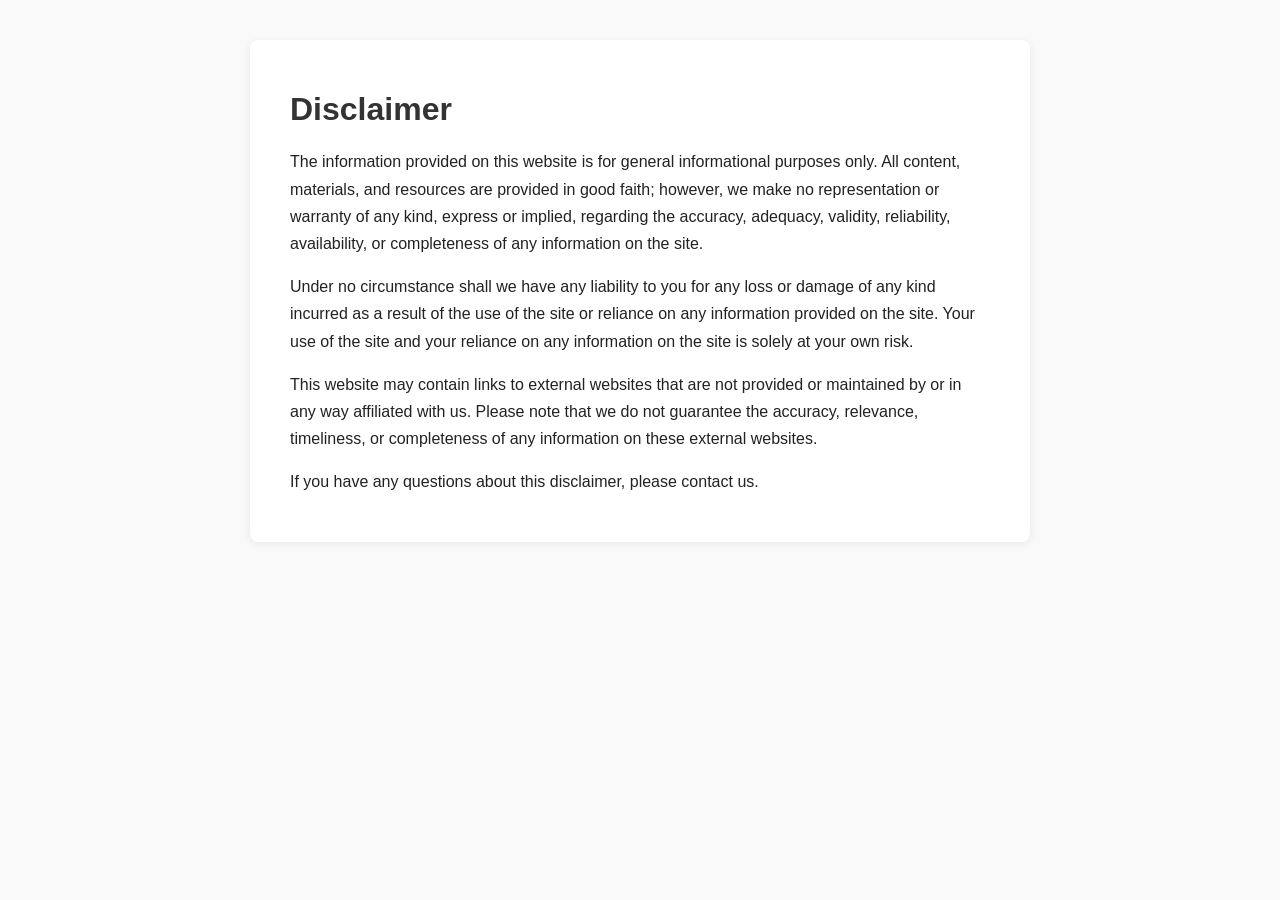
<file: app/templates/disclaimer.html>
<!DOCTYPE html>
<html lang="en">
<head>
    <meta charset="UTF-8">
    <title>Disclaimer</title>
    <style>
        body {
            font-family: Arial, sans-serif;
            margin: 40px;
            background: #f9f9f9;
            color: #222;
        }
        .container {
            max-width: 700px;
            margin: auto;
            background: #fff;
            padding: 30px 40px;
            border-radius: 8px;
            box-shadow: 0 2px 8px rgba(0,0,0,0.07);
        }
        h1 {
            color: #333;
            margin-bottom: 20px;
        }
        p {
            line-height: 1.7;
        }
    </style>
</head>
<body>
    <div class="container">
        <h1>Disclaimer</h1>
        <p>
            The information provided on this website is for general informational purposes only. All content, materials, and resources are provided in good faith; however, we make no representation or warranty of any kind, express or implied, regarding the accuracy, adequacy, validity, reliability, availability, or completeness of any information on the site.
        </p>
        <p>
            Under no circumstance shall we have any liability to you for any loss or damage of any kind incurred as a result of the use of the site or reliance on any information provided on the site. Your use of the site and your reliance on any information on the site is solely at your own risk.
        </p>
        <p>
            This website may contain links to external websites that are not provided or maintained by or in any way affiliated with us. Please note that we do not guarantee the accuracy, relevance, timeliness, or completeness of any information on these external websites.
        </p>
        <p>
            If you have any questions about this disclaimer, please contact us.
        </p>
    </div>
</body>
</html>
</file>
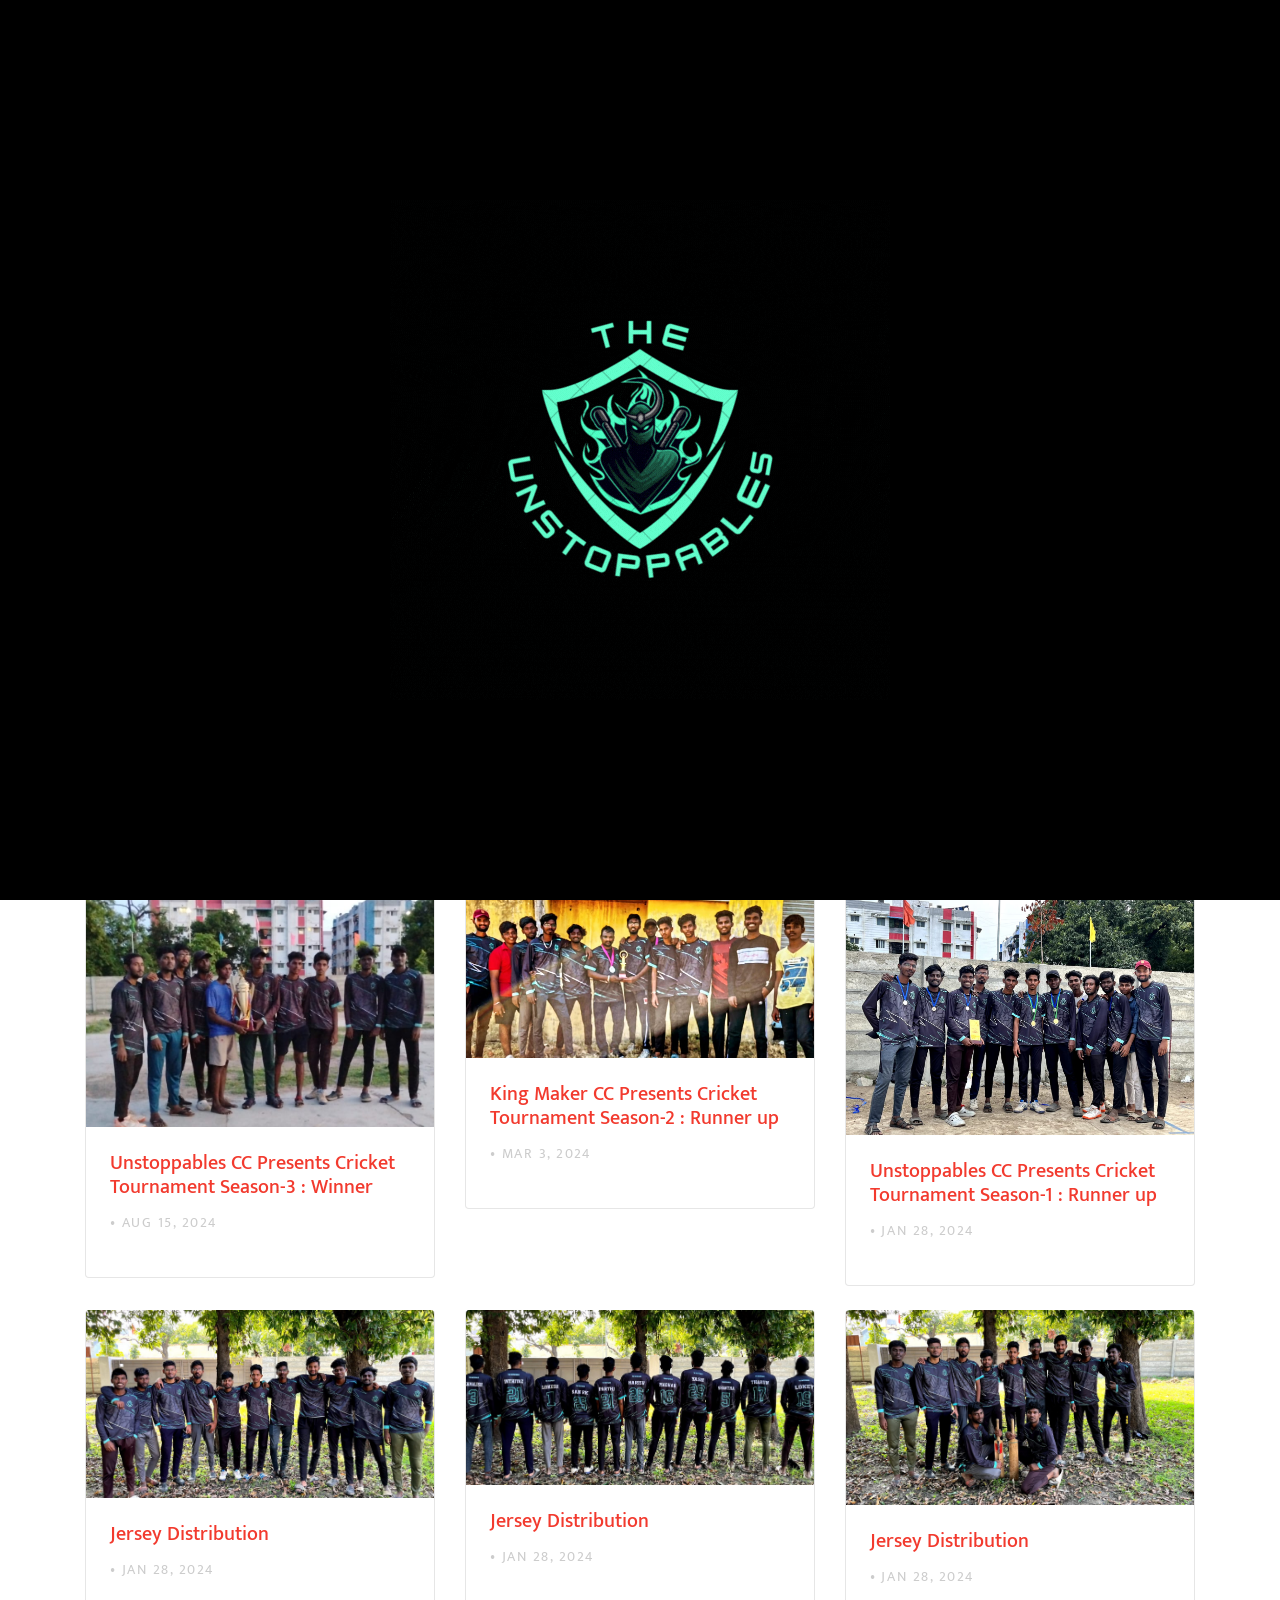
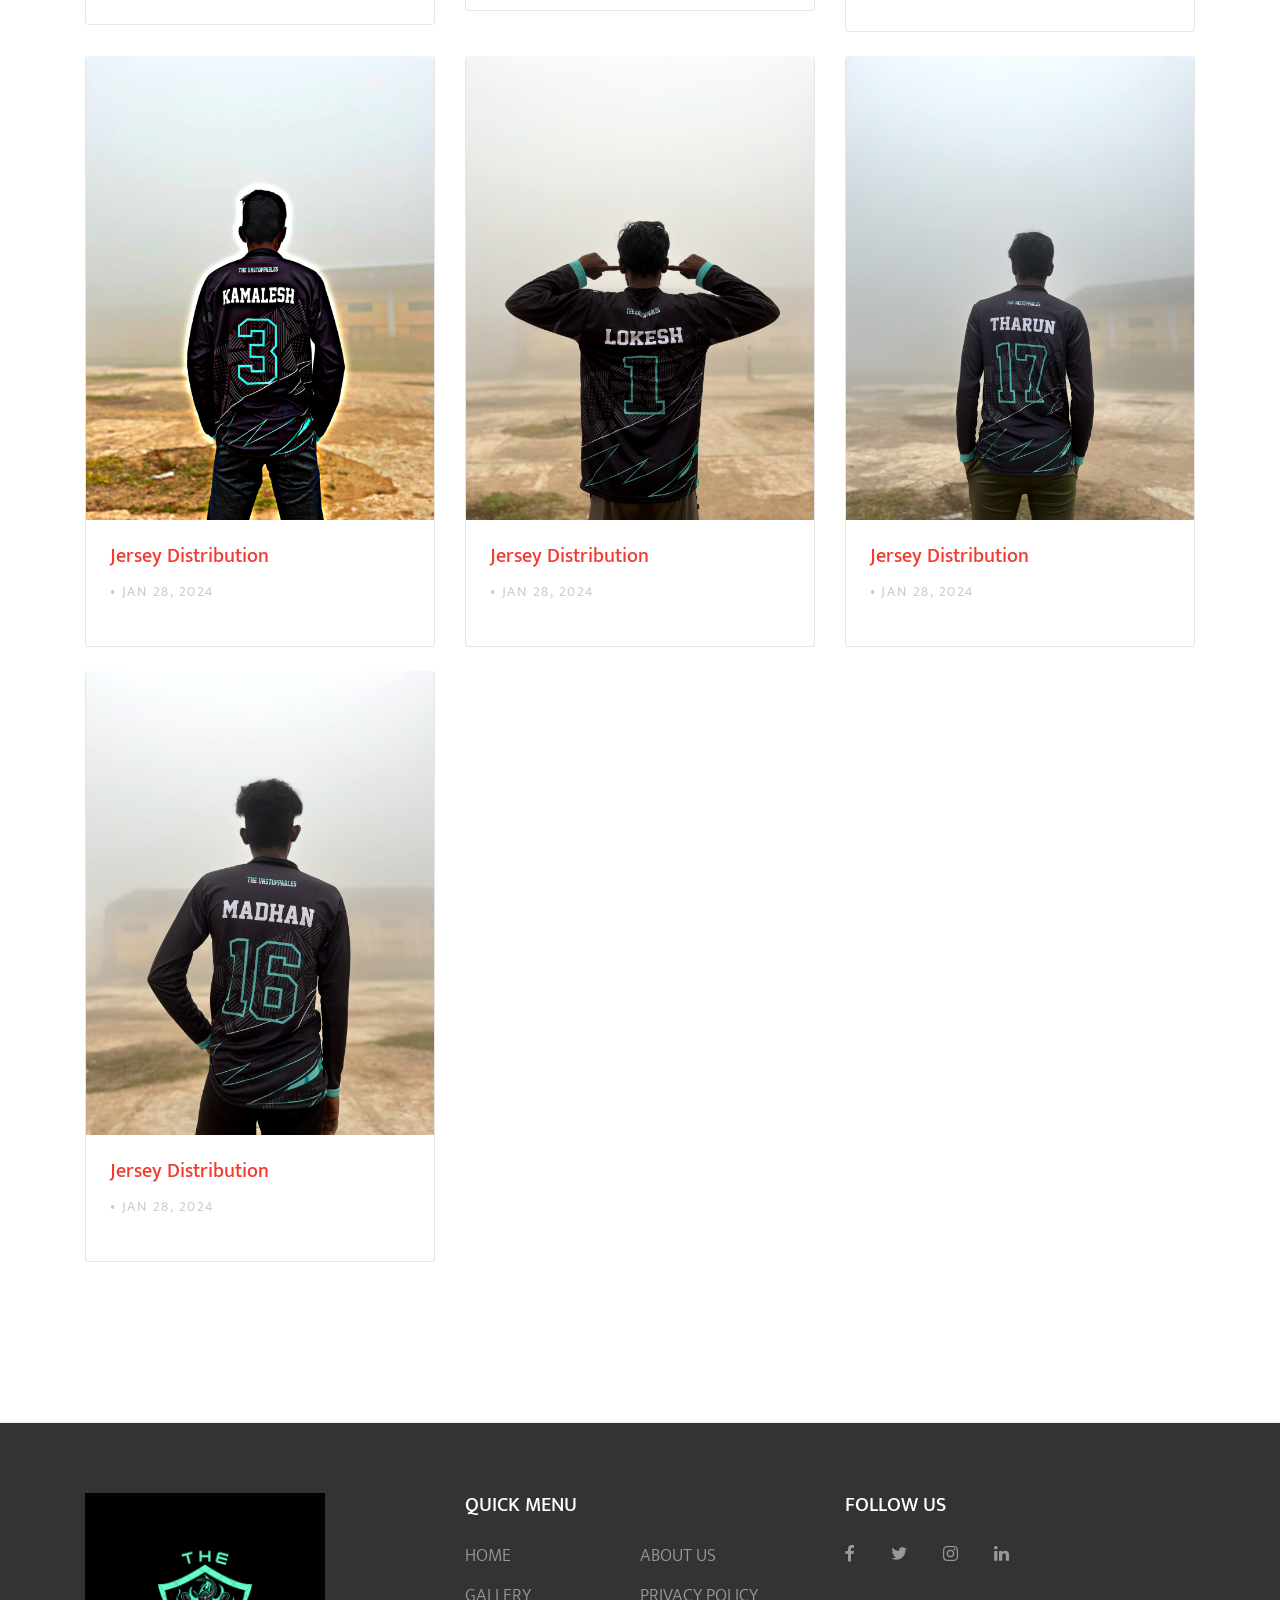
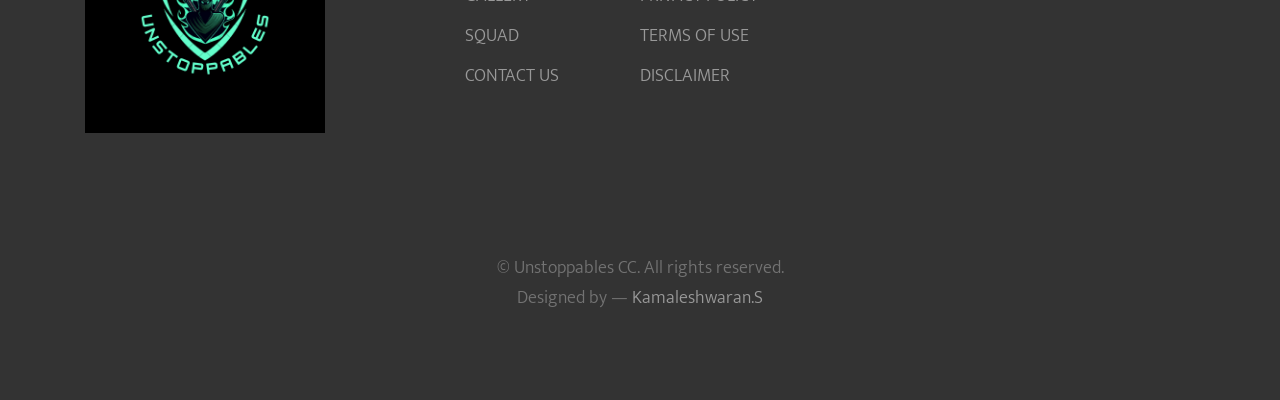
<file: app/templates/gallery.html>
<!DOCTYPE html>
<html lang="en">
  <head>
    <title>GALLERY - UNSTOPPABLES CC</title>
    <link rel="shortcut icon" href="../static/images/logofull.png" type="image/x-icon">
    
    <meta charset="utf-8">
    <meta name="viewport" content="width=device-width, initial-scale=1, shrink-to-fit=no">

    <link rel="stylesheet" href="https://fonts.googleapis.com/css?family=Mukta:300,400,700"> 
    <link rel="stylesheet" href="../static/fonts/icomoon/style.css">
    <link rel="stylesheet" href="../static/css/bootstrap.min.css">
    <link rel="stylesheet" href="../static/css/magnific-popup.css">
    <link rel="stylesheet" href="../static/css/jquery-ui.css">
    <link rel="stylesheet" href="../static/css/owl.carousel.min.css">
    <link rel="stylesheet" href="../static/css/owl.theme.default.min.css">
    <link rel="stylesheet" href="../static/css/aos.css">
    <link rel="stylesheet" href="../static/css/style.css">
    
  </head>
  <body>

<!-- Preloader -->
    <div id="preloader" style="background: #000; position: fixed; top: 0; left: 0; width: 100vw; height: 100vh; z-index: 9999; display: flex; align-items: center; justify-content: center;">
      <img src="../static/images/unstoppables-logo.gif" alt="UNSTOPPABLES CC Logo" />
    </div>

  
  <div class="site-wrap">

    <div class="site-mobile-menu">
      <div class="site-mobile-menu-header">
        <div class="site-mobile-menu-logo">
            <a href="#"><img src="../static/images/logofull.png" alt="Image"></a>
        </div>
        <div class="site-mobile-menu-close mt-3">
          <span class="icon-close2 js-menu-toggle"></span>
        </div>
      </div>
      <div class="site-mobile-menu-body"></div>
    </div>

    <header class="site-navbar absolute transparent" role="banner">
      
      <nav class="site-navigation position-relative text-right bg-black text-md-right" role="navigation">
        <div class="container position-relative">
          <div class="site-logo">
            <a href="/"><img src="../static/images/logo.png" alt=""></a>
          </div>

          <div class="d-inline-block d-md-none ml-md-0 mr-auto py-3"><a href="#" class="site-menu-toggle js-menu-toggle text-white"><span class="icon-menu h3"></span></a></div>

          <ul class="site-menu js-clone-nav d-none d-md-block">
            <li><a href="/">HOME</a></li>
            <li><a href="squad.html">SQUAD</a></li>
            <li class="active"><a href="gallery.html">GALLERY</a></li>
            <li><a href="matches.html">MATCHES</a></li>
            <li><a href="about.html">ABOUT</a></li>
            <li><a href="contact.html">CONTACT</a></li>
          </ul>
        </div>
      </nav>
    </header>
  
  
    <div class="site-blocks-cover overlay" style="background-image: url(../static/images/CricketTour3.jpg);" data-aos="fade" data-stellar-background-ratio="0.5">
      <div class="container">
        <div class="row align-items-center justify-content-start">
          <div class="col-md-6 text-center text-md-left" data-aos="fade-up" data-aos-delay="400">
            <h1 class="bg-text-line" id="gallery-title">GALLERY</h1>
            <p class="mb-5">Explore Our Moments.</p>
          </div>
        </div>
      </div>
    </div>
    
    <div class="site-section">
      <div class="container">
        <div class="row mb-5">
          <div class="col-md-6 col-lg-4 mb-4">
            <div class="post-entry">
              <div class="image">
                <img src="../static/images/CricketTour1.jpg" alt="Image" class="img-fluid">
              </div>
              <div class="text p-4">
                <h2 class="h5 text-black"><a href="#">Unstoppables CC Presents Cricket Tournament Season-3 : Winner</a></h2>
                <span class="text-uppercase date d-block mb-3"><small> &bullet; Aug 15, 2024</small></span>
              </div>
            </div>
          </div>
          <div class="col-md-6 col-lg-4 mb-4">
            <div class="post-entry">
              <div class="image">
                <img src="../static/images/CricketTour2.jpg" alt="Image" class="img-fluid">
              </div>
              <div class="text p-4">
                <h2 class="h5 text-black"><a href="#">King Maker CC Presents Cricket Tournament Season-2 : Runner up</a></h2>
                <span class="text-uppercase date d-block mb-3"><small>&bullet; Mar 3, 2024</small></span>
              </div>
            </div>
          </div>
          <div class="col-md-6 col-lg-4 mb-4">
            <div class="post-entry">
              <div class="image">
                <img src="../static/images/CricketTour3.jpg" alt="Image" class="img-fluid">
              </div>
              <div class="text p-4">
                <h2 class="h5 text-black"><a href="#">Unstoppables CC Presents Cricket Tournament Season-1 : Runner up</a></h2>
                <span class="text-uppercase date d-block mb-3"><small>&bullet; Jan 28, 2024</small></span>
                </div>
            </div>
          </div>
          <div class="col-md-6 col-lg-4 mb-4">
            <div class="post-entry">
              <div class="image">
                <img src="../static/images/grp1.jpg" alt="Image" class="img-fluid">
              </div>
              <div class="text p-4">
                <h2 class="h5 text-black"><a href="#">Jersey Distribution</a></h2>
                <span class="text-uppercase date d-block mb-3"><small>&bullet; Jan 28, 2024</small></span>
                </div>
            </div>
          </div>
          <div class="col-md-6 col-lg-4 mb-4">
            <div class="post-entry">
              <div class="image">
                <img src="../static/images/grp2.jpg" alt="Image" class="img-fluid">
              </div>
              <div class="text p-4">
                <h2 class="h5 text-black"><a href="#">Jersey Distribution</a></h2>
                <span class="text-uppercase date d-block mb-3"><small>&bullet; Jan 28, 2024</small></span>
                </div>
            </div>
          </div>
          <div class="col-md-6 col-lg-4 mb-4">
            <div class="post-entry">
              <div class="image">
                <img src="../static/images/grp3.jpg" alt="Image" class="img-fluid">
              </div>
              <div class="text p-4">
                <h2 class="h5 text-black"><a href="#">Jersey Distribution</a></h2>
                <span class="text-uppercase date d-block mb-3"><small>&bullet; Jan 28, 2024</small></span>
                </div>
            </div>
          </div>
             <div class="col-md-6 col-lg-4 mb-4">
            <div class="post-entry">
              <div class="image">
                <img src="../static/images/solo4.jpg" alt="Image" class="img-fluid">
              </div>
              <div class="text p-4">
                <h2 class="h5 text-black"><a href="#">Jersey Distribution</a></h2>
                <span class="text-uppercase date d-block mb-3"><small>&bullet; Jan 28, 2024</small></span>
                </div>
            </div>
          </div>
             <div class="col-md-6 col-lg-4 mb-4">
            <div class="post-entry">
              <div class="image">
                <img src="../static/images/solo1.jpg" alt="Image" class="img-fluid">
              </div>
              <div class="text p-4">
                <h2 class="h5 text-black"><a href="#">Jersey Distribution</a></h2>
                <span class="text-uppercase date d-block mb-3"><small>&bullet; Jan 28, 2024</small></span>
                </div>
            </div>
          </div>
             <div class="col-md-6 col-lg-4 mb-4">
            <div class="post-entry">
              <div class="image">
                <img src="../static/images/solo2.jpg" alt="Image" class="img-fluid">
              </div>
              <div class="text p-4">
                <h2 class="h5 text-black"><a href="#">Jersey Distribution</a></h2>
                <span class="text-uppercase date d-block mb-3"><small>&bullet; Jan 28, 2024</small></span>
                </div>
            </div>
          </div>
             <div class="col-md-6 col-lg-4 mb-4">
            <div class="post-entry">
              <div class="image">
                <img src="../static/images/solo3.jpg" alt="Image" class="img-fluid">
              </div>
              <div class="text p-4">
                <h2 class="h5 text-black"><a href="#">Jersey Distribution</a></h2>
                <span class="text-uppercase date d-block mb-3"><small>&bullet; Jan 28, 2024</small></span>
                </div>
            </div>
          </div>
          

      </div>
    </div>
    </div>

   <!-- Footer -->
<footer class="site-footer border-top">
  <div class="container">
    <div class="row text-center text-lg-left">
      <div class="col-lg-4 mb-5 mb-lg-0 d-flex flex-column align-items-center align-items-lg-start">
        <div class="mb-4">
          <img src="../static/images/logofull.png" alt="Unstoppables CC Logo" style="max-width: 240px; width: 100%; height: auto;">
        </div>
        
      </div>
      <div class="col-lg-4 mb-5 mb-lg-0 d-flex flex-column align-items-center align-items-lg-start">
        <div class="row w-100 mb-4">
          <div class="col-12">
            <h3 class="footer-heading mb-4">QUICK MENU</h3>
          </div>
          <div class="col-6">
            <ul class="list-unstyled">
              <li><a href="/">HOME</a></li>
              <li><a href="gallery.html">GALLERY</a></li>
              <li><a href="squad.html">SQUAD</a></li>
              <li><a href="contact.html">CONTACT US</a></li>
            </ul>
          </div>
          <div class="col-6">
            <ul class="list-unstyled">
              <li><a href="about.html">ABOUT US</a></li>
              <li><a href="src/privacy-policy.html">PRIVACY POLICY</a></li>
              <li><a href="src/Terms-of-use.html">TERMS OF USE</a></li>
              <li><a href="src/disclaimer.html">DISCLAIMER</a></li>
            </ul>
          </div>
        </div>
      </div>
      <div class="col-lg-4 d-flex flex-column align-items-center align-items-lg-start">
        <h3 class="footer-heading mb-4">FOLLOW US</h3>
        <div>
          <a href="#" class="pl-0 pr-3"><span class="icon-facebook"></span></a>
          <a href="#" class="pl-3 pr-3"><span class="icon-twitter"></span></a>
          <a href="#" class="pl-3 pr-3"><span class="icon-instagram"></span></a>
          <a href="#" class="pl-3 pr-3"><span class="icon-linkedin"></span></a>
        </div>
      </div>
    </div>
    <div class="row pt-5 mt-5 text-center">
      <div class="col-md-12">
        <p>
          &copy; Unstoppables CC. All rights reserved.<br>
          Designed by &mdash;
          <a href="https://kamaleshwaran11.github.io" target="_blank">Kamaleshwaran.S</a>
        </p>
      </div>
    </div>
  </div>
</footer>
  </div>
  <script src="../static/js/jquery-3.3.1.min.js"></script>
  <script src="../static/js/jquery-migrate-3.0.1.min.js"></script>
  <script src="../static/js/jquery-ui.js"></script>
  <script src="../static/js/popper.min.js"></script>
  <script src="../static/js/bootstrap.min.js"></script>
  <script src="../static/js/owl.carousel.min.js"></script>
  <script src="../static/js/jquery.stellar.min.js"></script>
  <script src="../static/js/jquery.countdown.min.js"></script>
  <script src="../static/js/jquery.magnific-popup.min.js"></script>
  <script src="../static/js/aos.js"></script>
  <script src="../static/js/main.js"></script>
    
  </body>
</html>
</file>
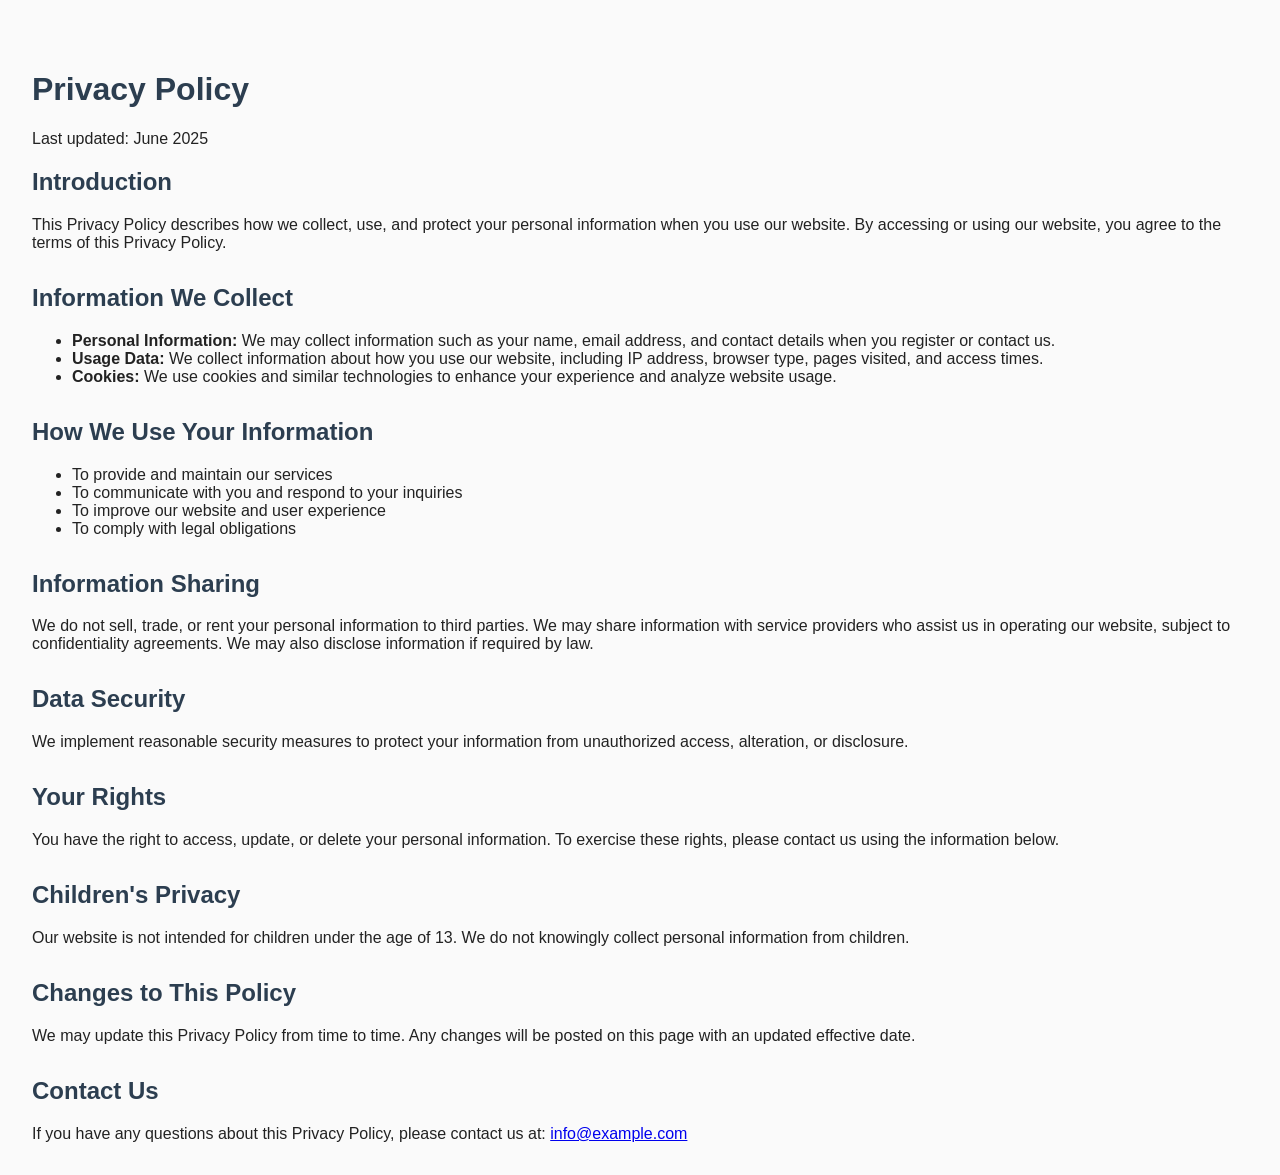
<file: app/templates/privacy-policy.html>
<!DOCTYPE html>
<html lang="en">
<head>
    <meta charset="UTF-8">
    <title>Privacy Policy</title>
    <meta name="viewport" content="width=device-width, initial-scale=1.0">
    <style>
        body { font-family: Arial, sans-serif; margin: 2rem; background: #fafafa; color: #222; }
        h1, h2 { color: #2c3e50; }
        section { margin-bottom: 2rem; }
    </style>
</head>
<body>
</br>
    <h1>Privacy Policy</h1>
    <p>Last updated: June 2025</p>

    <section>
        <h2>Introduction</h2>
        <p>
            This Privacy Policy describes how we collect, use, and protect your personal information when you use our website. By accessing or using our website, you agree to the terms of this Privacy Policy.
        </p>
    </section>

    <section>
        <h2>Information We Collect</h2>
        <ul>
            <li><strong>Personal Information:</strong> We may collect information such as your name, email address, and contact details when you register or contact us.</li>
            <li><strong>Usage Data:</strong> We collect information about how you use our website, including IP address, browser type, pages visited, and access times.</li>
            <li><strong>Cookies:</strong> We use cookies and similar technologies to enhance your experience and analyze website usage.</li>
        </ul>
    </section>

    <section>
        <h2>How We Use Your Information</h2>
        <ul>
            <li>To provide and maintain our services</li>
            <li>To communicate with you and respond to your inquiries</li>
            <li>To improve our website and user experience</li>
            <li>To comply with legal obligations</li>
        </ul>
    </section>

    <section>
        <h2>Information Sharing</h2>
        <p>
            We do not sell, trade, or rent your personal information to third parties. We may share information with service providers who assist us in operating our website, subject to confidentiality agreements. We may also disclose information if required by law.
        </p>
    </section>

    <section>
        <h2>Data Security</h2>
        <p>
            We implement reasonable security measures to protect your information from unauthorized access, alteration, or disclosure.
        </p>
    </section>

    <section>
        <h2>Your Rights</h2>
        <p>
            You have the right to access, update, or delete your personal information. To exercise these rights, please contact us using the information below.
        </p>
    </section>

    <section>
        <h2>Children's Privacy</h2>
        <p>
            Our website is not intended for children under the age of 13. We do not knowingly collect personal information from children.
        </p>
    </section>

    <section>
        <h2>Changes to This Policy</h2>
        <p>
            We may update this Privacy Policy from time to time. Any changes will be posted on this page with an updated effective date.
        </p>
    </section>

    <section>
        <h2>Contact Us</h2>
        <p>
            If you have any questions about this Privacy Policy, please contact us at: <a href="mailto:info@example.com">info@example.com</a>
        </p>
    </section>
</body>
</html>
</file>
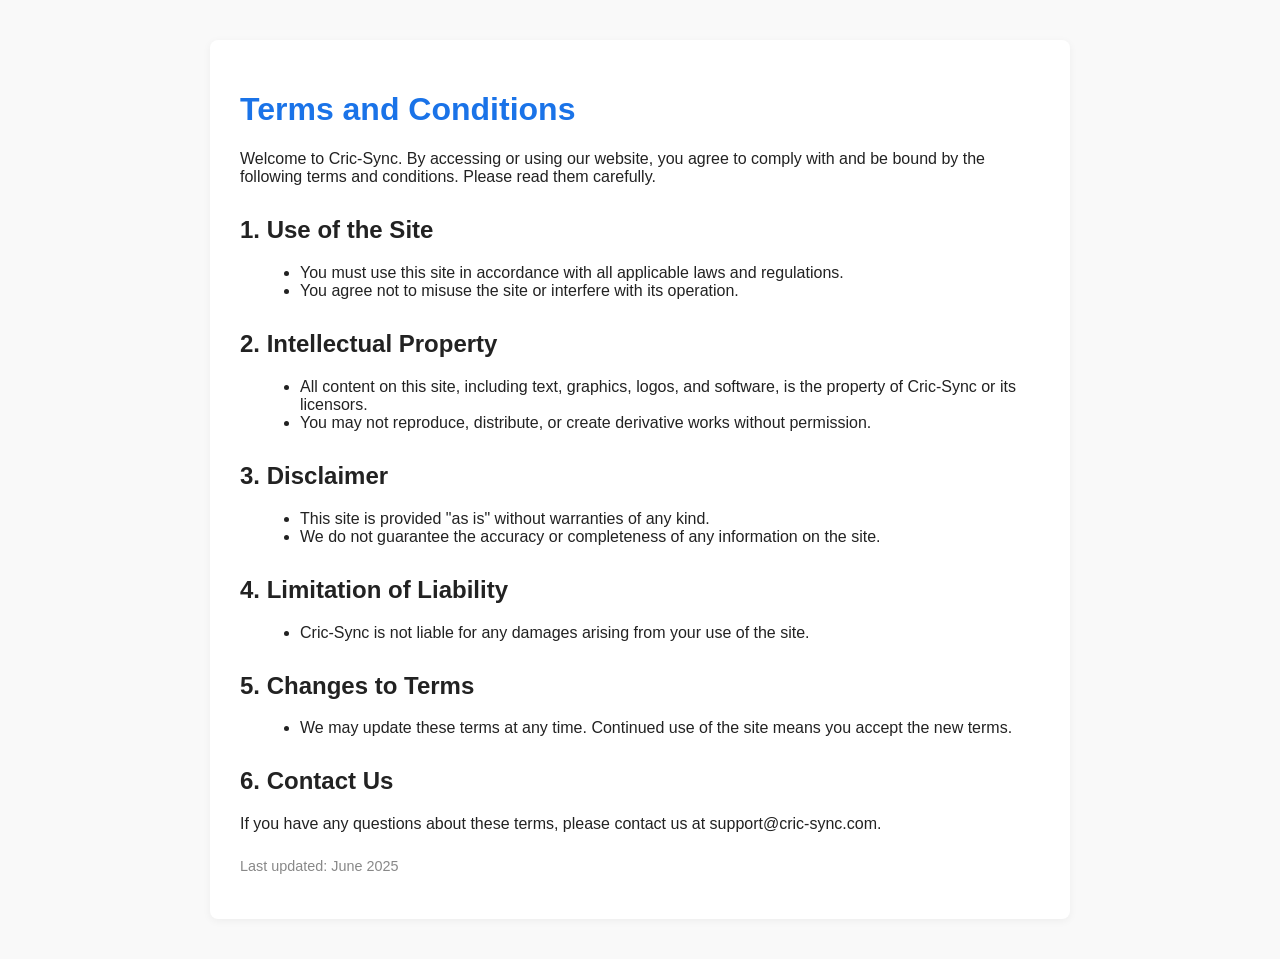
<file: app/templates/terms.html>
<!DOCTYPE html>
<html lang="en">
<head>
    <meta charset="UTF-8">
    <title>Terms and Conditions</title>
    <meta name="viewport" content="width=device-width, initial-scale=1.0">
    <style>
        body { font-family: Arial, sans-serif; margin: 40px; background: #f9f9f9; color: #222; }
        h1 { color: #1a73e8; }
        h2 { margin-top: 30px; }
        section { margin-bottom: 25px; }
        ul { margin-left: 20px; }
        .container { max-width: 800px; margin: auto; background: #fff; padding: 30px; border-radius: 8px; box-shadow: 0 2px 8px rgba(0,0,0,0.05);}
    </style>
</head>
<body>
    <div class="container">
        <h1>Terms and Conditions</h1>
        <section>
            <p>Welcome to Cric-Sync. By accessing or using our website, you agree to comply with and be bound by the following terms and conditions. Please read them carefully.</p>
        </section>
        <section>
            <h2>1. Use of the Site</h2>
            <ul>
                <li>You must use this site in accordance with all applicable laws and regulations.</li>
                <li>You agree not to misuse the site or interfere with its operation.</li>
            </ul>
        </section>
        <section>
            <h2>2. Intellectual Property</h2>
            <ul>
                <li>All content on this site, including text, graphics, logos, and software, is the property of Cric-Sync or its licensors.</li>
                <li>You may not reproduce, distribute, or create derivative works without permission.</li>
            </ul>
        </section>
        <section>
            <h2>3. Disclaimer</h2>
            <ul>
                <li>This site is provided "as is" without warranties of any kind.</li>
                <li>We do not guarantee the accuracy or completeness of any information on the site.</li>
            </ul>
        </section>
        <section>
            <h2>4. Limitation of Liability</h2>
            <ul>
                <li>Cric-Sync is not liable for any damages arising from your use of the site.</li>
            </ul>
        </section>
        <section>
            <h2>5. Changes to Terms</h2>
            <ul>
                <li>We may update these terms at any time. Continued use of the site means you accept the new terms.</li>
            </ul>
        </section>
        <section>
            <h2>6. Contact Us</h2>
            <p>If you have any questions about these terms, please contact us at support@cric-sync.com.</p>
        </section>
        <p style="font-size: 0.9em; color: #888;">Last updated: June 2025</p>
    </div>
</body>
</html>
</file>
<file: app/static/fonts/icomoon/style.css>
@font-face {
  font-family: 'icomoon';
  src:  url('fonts/icomoon.eot?10si43');
  src:  url('fonts/icomoon.eot?10si43#iefix') format('embedded-opentype'),
    url('fonts/icomoon.ttf?10si43') format('truetype'),
    url('fonts/icomoon.woff?10si43') format('woff'),
    url('fonts/icomoon.svg?10si43#icomoon') format('svg');
  font-weight: normal;
  font-style: normal;
}

[class^="icon-"], [class*=" icon-"] {
  /* use !important to prevent issues with browser extensions that change fonts */
  font-family: 'icomoon' !important;
  speak: none;
  font-style: normal;
  font-weight: normal;
  font-variant: normal;
  text-transform: none;
  line-height: 1;

  /* Better Font Rendering =========== */
  -webkit-font-smoothing: antialiased;
  -moz-osx-font-smoothing: grayscale;
}

.icon-asterisk:before {
  content: "\f069";
}
.icon-plus:before {
  content: "\f067";
}
.icon-question:before {
  content: "\f128";
}
.icon-minus:before {
  content: "\f068";
}
.icon-glass:before {
  content: "\f000";
}
.icon-music:before {
  content: "\f001";
}
.icon-search:before {
  content: "\f002";
}
.icon-envelope-o:before {
  content: "\f003";
}
.icon-heart:before {
  content: "\f004";
}
.icon-star:before {
  content: "\f005";
}
.icon-star-o:before {
  content: "\f006";
}
.icon-user:before {
  content: "\f007";
}
.icon-film:before {
  content: "\f008";
}
.icon-th-large:before {
  content: "\f009";
}
.icon-th:before {
  content: "\f00a";
}
.icon-th-list:before {
  content: "\f00b";
}
.icon-check:before {
  content: "\f00c";
}
.icon-close:before {
  content: "\f00d";
}
.icon-remove:before {
  content: "\f00d";
}
.icon-times:before {
  content: "\f00d";
}
.icon-search-plus:before {
  content: "\f00e";
}
.icon-search-minus:before {
  content: "\f010";
}
.icon-power-off:before {
  content: "\f011";
}
.icon-signal:before {
  content: "\f012";
}
.icon-cog:before {
  content: "\f013";
}
.icon-gear:before {
  content: "\f013";
}
.icon-trash-o:before {
  content: "\f014";
}
.icon-home:before {
  content: "\f015";
}
.icon-file-o:before {
  content: "\f016";
}
.icon-clock-o:before {
  content: "\f017";
}
.icon-road:before {
  content: "\f018";
}
.icon-download:before {
  content: "\f019";
}
.icon-arrow-circle-o-down:before {
  content: "\f01a";
}
.icon-arrow-circle-o-up:before {
  content: "\f01b";
}
.icon-inbox:before {
  content: "\f01c";
}
.icon-play-circle-o:before {
  content: "\f01d";
}
.icon-repeat:before {
  content: "\f01e";
}
.icon-rotate-right:before {
  content: "\f01e";
}
.icon-refresh:before {
  content: "\f021";
}
.icon-list-alt:before {
  content: "\f022";
}
.icon-lock:before {
  content: "\f023";
}
.icon-flag:before {
  content: "\f024";
}
.icon-headphones:before {
  content: "\f025";
}
.icon-volume-off:before {
  content: "\f026";
}
.icon-volume-down:before {
  content: "\f027";
}
.icon-volume-up:before {
  content: "\f028";
}
.icon-qrcode:before {
  content: "\f029";
}
.icon-barcode:before {
  content: "\f02a";
}
.icon-tag:before {
  content: "\f02b";
}
.icon-tags:before {
  content: "\f02c";
}
.icon-book:before {
  content: "\f02d";
}
.icon-bookmark:before {
  content: "\f02e";
}
.icon-print:before {
  content: "\f02f";
}
.icon-camera:before {
  content: "\f030";
}
.icon-font:before {
  content: "\f031";
}
.icon-bold:before {
  content: "\f032";
}
.icon-italic:before {
  content: "\f033";
}
.icon-text-height:before {
  content: "\f034";
}
.icon-text-width:before {
  content: "\f035";
}
.icon-align-left:before {
  content: "\f036";
}
.icon-align-center:before {
  content: "\f037";
}
.icon-align-right:before {
  content: "\f038";
}
.icon-align-justify:before {
  content: "\f039";
}
.icon-list:before {
  content: "\f03a";
}
.icon-dedent:before {
  content: "\f03b";
}
.icon-outdent:before {
  content: "\f03b";
}
.icon-indent:before {
  content: "\f03c";
}
.icon-video-camera:before {
  content: "\f03d";
}
.icon-image:before {
  content: "\f03e";
}
.icon-photo:before {
  content: "\f03e";
}
.icon-picture-o:before {
  content: "\f03e";
}
.icon-pencil:before {
  content: "\f040";
}
.icon-map-marker:before {
  content: "\f041";
}
.icon-adjust:before {
  content: "\f042";
}
.icon-tint:before {
  content: "\f043";
}
.icon-edit:before {
  content: "\f044";
}
.icon-pencil-square-o:before {
  content: "\f044";
}
.icon-share-square-o:before {
  content: "\f045";
}
.icon-check-square-o:before {
  content: "\f046";
}
.icon-arrows:before {
  content: "\f047";
}
.icon-step-backward:before {
  content: "\f048";
}
.icon-fast-backward:before {
  content: "\f049";
}
.icon-backward:before {
  content: "\f04a";
}
.icon-play:before {
  content: "\f04b";
}
.icon-pause:before {
  content: "\f04c";
}
.icon-stop:before {
  content: "\f04d";
}
.icon-forward:before {
  content: "\f04e";
}
.icon-fast-forward:before {
  content: "\f050";
}
.icon-step-forward:before {
  content: "\f051";
}
.icon-eject:before {
  content: "\f052";
}
.icon-chevron-left:before {
  content: "\f053";
}
.icon-chevron-right:before {
  content: "\f054";
}
.icon-plus-circle:before {
  content: "\f055";
}
.icon-minus-circle:before {
  content: "\f056";
}
.icon-times-circle:before {
  content: "\f057";
}
.icon-check-circle:before {
  content: "\f058";
}
.icon-question-circle:before {
  content: "\f059";
}
.icon-info-circle:before {
  content: "\f05a";
}
.icon-crosshairs:before {
  content: "\f05b";
}
.icon-times-circle-o:before {
  content: "\f05c";
}
.icon-check-circle-o:before {
  content: "\f05d";
}
.icon-ban:before {
  content: "\f05e";
}
.icon-arrow-left:before {
  content: "\f060";
}
.icon-arrow-right:before {
  content: "\f061";
}
.icon-arrow-up:before {
  content: "\f062";
}
.icon-arrow-down:before {
  content: "\f063";
}
.icon-mail-forward:before {
  content: "\f064";
}
.icon-share:before {
  content: "\f064";
}
.icon-expand:before {
  content: "\f065";
}
.icon-compress:before {
  content: "\f066";
}
.icon-exclamation-circle:before {
  content: "\f06a";
}
.icon-gift:before {
  content: "\f06b";
}
.icon-leaf:before {
  content: "\f06c";
}
.icon-fire:before {
  content: "\f06d";
}
.icon-eye:before {
  content: "\f06e";
}
.icon-eye-slash:before {
  content: "\f070";
}
.icon-exclamation-triangle:before {
  content: "\f071";
}
.icon-warning:before {
  content: "\f071";
}
.icon-plane:before {
  content: "\f072";
}
.icon-calendar:before {
  content: "\f073";
}
.icon-random:before {
  content: "\f074";
}
.icon-comment:before {
  content: "\f075";
}
.icon-magnet:before {
  content: "\f076";
}
.icon-chevron-up:before {
  content: "\f077";
}
.icon-chevron-down:before {
  content: "\f078";
}
.icon-retweet:before {
  content: "\f079";
}
.icon-shopping-cart:before {
  content: "\f07a";
}
.icon-folder:before {
  content: "\f07b";
}
.icon-folder-open:before {
  content: "\f07c";
}
.icon-arrows-v:before {
  content: "\f07d";
}
.icon-arrows-h:before {
  content: "\f07e";
}
.icon-bar-chart:before {
  content: "\f080";
}
.icon-bar-chart-o:before {
  content: "\f080";
}
.icon-twitter-square:before {
  content: "\f081";
}
.icon-facebook-square:before {
  content: "\f082";
}
.icon-camera-retro:before {
  content: "\f083";
}
.icon-key:before {
  content: "\f084";
}
.icon-cogs:before {
  content: "\f085";
}
.icon-gears:before {
  content: "\f085";
}
.icon-comments:before {
  content: "\f086";
}
.icon-thumbs-o-up:before {
  content: "\f087";
}
.icon-thumbs-o-down:before {
  content: "\f088";
}
.icon-star-half:before {
  content: "\f089";
}
.icon-heart-o:before {
  content: "\f08a";
}
.icon-sign-out:before {
  content: "\f08b";
}
.icon-linkedin-square:before {
  content: "\f08c";
}
.icon-thumb-tack:before {
  content: "\f08d";
}
.icon-external-link:before {
  content: "\f08e";
}
.icon-sign-in:before {
  content: "\f090";
}
.icon-trophy:before {
  content: "\f091";
}
.icon-github-square:before {
  content: "\f092";
}
.icon-upload:before {
  content: "\f093";
}
.icon-lemon-o:before {
  content: "\f094";
}
.icon-phone:before {
  content: "\f095";
}
.icon-square-o:before {
  content: "\f096";
}
.icon-bookmark-o:before {
  content: "\f097";
}
.icon-phone-square:before {
  content: "\f098";
}
.icon-twitter:before {
  content: "\f099";
}
.icon-facebook:before {
  content: "\f09a";
}
.icon-facebook-f:before {
  content: "\f09a";
}
.icon-github:before {
  content: "\f09b";
}
.icon-unlock:before {
  content: "\f09c";
}
.icon-credit-card:before {
  content: "\f09d";
}
.icon-feed:before {
  content: "\f09e";
}
.icon-rss:before {
  content: "\f09e";
}
.icon-hdd-o:before {
  content: "\f0a0";
}
.icon-bullhorn:before {
  content: "\f0a1";
}
.icon-bell-o:before {
  content: "\f0a2";
}
.icon-certificate:before {
  content: "\f0a3";
}
.icon-hand-o-right:before {
  content: "\f0a4";
}
.icon-hand-o-left:before {
  content: "\f0a5";
}
.icon-hand-o-up:before {
  content: "\f0a6";
}
.icon-hand-o-down:before {
  content: "\f0a7";
}
.icon-arrow-circle-left:before {
  content: "\f0a8";
}
.icon-arrow-circle-right:before {
  content: "\f0a9";
}
.icon-arrow-circle-up:before {
  content: "\f0aa";
}
.icon-arrow-circle-down:before {
  content: "\f0ab";
}
.icon-globe:before {
  content: "\f0ac";
}
.icon-wrench:before {
  content: "\f0ad";
}
.icon-tasks:before {
  content: "\f0ae";
}
.icon-filter:before {
  content: "\f0b0";
}
.icon-briefcase:before {
  content: "\f0b1";
}
.icon-arrows-alt:before {
  content: "\f0b2";
}
.icon-group:before {
  content: "\f0c0";
}
.icon-users:before {
  content: "\f0c0";
}
.icon-chain:before {
  content: "\f0c1";
}
.icon-link:before {
  content: "\f0c1";
}
.icon-cloud:before {
  content: "\f0c2";
}
.icon-flask:before {
  content: "\f0c3";
}
.icon-cut:before {
  content: "\f0c4";
}
.icon-scissors:before {
  content: "\f0c4";
}
.icon-copy:before {
  content: "\f0c5";
}
.icon-files-o:before {
  content: "\f0c5";
}
.icon-paperclip:before {
  content: "\f0c6";
}
.icon-floppy-o:before {
  content: "\f0c7";
}
.icon-save:before {
  content: "\f0c7";
}
.icon-square:before {
  content: "\f0c8";
}
.icon-bars:before {
  content: "\f0c9";
}
.icon-navicon:before {
  content: "\f0c9";
}
.icon-reorder:before {
  content: "\f0c9";
}
.icon-list-ul:before {
  content: "\f0ca";
}
.icon-list-ol:before {
  content: "\f0cb";
}
.icon-strikethrough:before {
  content: "\f0cc";
}
.icon-underline:before {
  content: "\f0cd";
}
.icon-table:before {
  content: "\f0ce";
}
.icon-magic:before {
  content: "\f0d0";
}
.icon-truck:before {
  content: "\f0d1";
}
.icon-pinterest:before {
  content: "\f0d2";
}
.icon-pinterest-square:before {
  content: "\f0d3";
}
.icon-google-plus-square:before {
  content: "\f0d4";
}
.icon-google-plus:before {
  content: "\f0d5";
}
.icon-money:before {
  content: "\f0d6";
}
.icon-caret-down:before {
  content: "\f0d7";
}
.icon-caret-up:before {
  content: "\f0d8";
}
.icon-caret-left:before {
  content: "\f0d9";
}
.icon-caret-right:before {
  content: "\f0da";
}
.icon-columns:before {
  content: "\f0db";
}
.icon-sort:before {
  content: "\f0dc";
}
.icon-unsorted:before {
  content: "\f0dc";
}
.icon-sort-desc:before {
  content: "\f0dd";
}
.icon-sort-down:before {
  content: "\f0dd";
}
.icon-sort-asc:before {
  content: "\f0de";
}
.icon-sort-up:before {
  content: "\f0de";
}
.icon-envelope:before {
  content: "\f0e0";
}
.icon-linkedin:before {
  content: "\f0e1";
}
.icon-rotate-left:before {
  content: "\f0e2";
}
.icon-undo:before {
  content: "\f0e2";
}
.icon-gavel:before {
  content: "\f0e3";
}
.icon-legal:before {
  content: "\f0e3";
}
.icon-dashboard:before {
  content: "\f0e4";
}
.icon-tachometer:before {
  content: "\f0e4";
}
.icon-comment-o:before {
  content: "\f0e5";
}
.icon-comments-o:before {
  content: "\f0e6";
}
.icon-bolt:before {
  content: "\f0e7";
}
.icon-flash:before {
  content: "\f0e7";
}
.icon-sitemap:before {
  content: "\f0e8";
}
.icon-umbrella:before {
  content: "\f0e9";
}
.icon-clipboard:before {
  content: "\f0ea";
}
.icon-paste:before {
  content: "\f0ea";
}
.icon-lightbulb-o:before {
  content: "\f0eb";
}
.icon-exchange:before {
  content: "\f0ec";
}
.icon-cloud-download:before {
  content: "\f0ed";
}
.icon-cloud-upload:before {
  content: "\f0ee";
}
.icon-user-md:before {
  content: "\f0f0";
}
.icon-stethoscope:before {
  content: "\f0f1";
}
.icon-suitcase:before {
  content: "\f0f2";
}
.icon-bell:before {
  content: "\f0f3";
}
.icon-coffee:before {
  content: "\f0f4";
}
.icon-cutlery:before {
  content: "\f0f5";
}
.icon-file-text-o:before {
  content: "\f0f6";
}
.icon-building-o:before {
  content: "\f0f7";
}
.icon-hospital-o:before {
  content: "\f0f8";
}
.icon-ambulance:before {
  content: "\f0f9";
}
.icon-medkit:before {
  content: "\f0fa";
}
.icon-fighter-jet:before {
  content: "\f0fb";
}
.icon-beer:before {
  content: "\f0fc";
}
.icon-h-square:before {
  content: "\f0fd";
}
.icon-plus-square:before {
  content: "\f0fe";
}
.icon-angle-double-left:before {
  content: "\f100";
}
.icon-angle-double-right:before {
  content: "\f101";
}
.icon-angle-double-up:before {
  content: "\f102";
}
.icon-angle-double-down:before {
  content: "\f103";
}
.icon-angle-left:before {
  content: "\f104";
}
.icon-angle-right:before {
  content: "\f105";
}
.icon-angle-up:before {
  content: "\f106";
}
.icon-angle-down:before {
  content: "\f107";
}
.icon-desktop:before {
  content: "\f108";
}
.icon-laptop:before {
  content: "\f109";
}
.icon-tablet:before {
  content: "\f10a";
}
.icon-mobile:before {
  content: "\f10b";
}
.icon-mobile-phone:before {
  content: "\f10b";
}
.icon-circle-o:before {
  content: "\f10c";
}
.icon-quote-left:before {
  content: "\f10d";
}
.icon-quote-right:before {
  content: "\f10e";
}
.icon-spinner:before {
  content: "\f110";
}
.icon-circle:before {
  content: "\f111";
}
.icon-mail-reply:before {
  content: "\f112";
}
.icon-reply:before {
  content: "\f112";
}
.icon-github-alt:before {
  content: "\f113";
}
.icon-folder-o:before {
  content: "\f114";
}
.icon-folder-open-o:before {
  content: "\f115";
}
.icon-smile-o:before {
  content: "\f118";
}
.icon-frown-o:before {
  content: "\f119";
}
.icon-meh-o:before {
  content: "\f11a";
}
.icon-gamepad:before {
  content: "\f11b";
}
.icon-keyboard-o:before {
  content: "\f11c";
}
.icon-flag-o:before {
  content: "\f11d";
}
.icon-flag-checkered:before {
  content: "\f11e";
}
.icon-terminal:before {
  content: "\f120";
}
.icon-code:before {
  content: "\f121";
}
.icon-mail-reply-all:before {
  content: "\f122";
}
.icon-reply-all:before {
  content: "\f122";
}
.icon-star-half-empty:before {
  content: "\f123";
}
.icon-star-half-full:before {
  content: "\f123";
}
.icon-star-half-o:before {
  content: "\f123";
}
.icon-location-arrow:before {
  content: "\f124";
}
.icon-crop:before {
  content: "\f125";
}
.icon-code-fork:before {
  content: "\f126";
}
.icon-chain-broken:before {
  content: "\f127";
}
.icon-unlink:before {
  content: "\f127";
}
.icon-info:before {
  content: "\f129";
}
.icon-exclamation:before {
  content: "\f12a";
}
.icon-superscript:before {
  content: "\f12b";
}
.icon-subscript:before {
  content: "\f12c";
}
.icon-eraser:before {
  content: "\f12d";
}
.icon-puzzle-piece:before {
  content: "\f12e";
}
.icon-microphone:before {
  content: "\f130";
}
.icon-microphone-slash:before {
  content: "\f131";
}
.icon-shield:before {
  content: "\f132";
}
.icon-calendar-o:before {
  content: "\f133";
}
.icon-fire-extinguisher:before {
  content: "\f134";
}
.icon-rocket:before {
  content: "\f135";
}
.icon-maxcdn:before {
  content: "\f136";
}
.icon-chevron-circle-left:before {
  content: "\f137";
}
.icon-chevron-circle-right:before {
  content: "\f138";
}
.icon-chevron-circle-up:before {
  content: "\f139";
}
.icon-chevron-circle-down:before {
  content: "\f13a";
}
.icon-html5:before {
  content: "\f13b";
}
.icon-css3:before {
  content: "\f13c";
}
.icon-anchor:before {
  content: "\f13d";
}
.icon-unlock-alt:before {
  content: "\f13e";
}
.icon-bullseye:before {
  content: "\f140";
}
.icon-ellipsis-h:before {
  content: "\f141";
}
.icon-ellipsis-v:before {
  content: "\f142";
}
.icon-rss-square:before {
  content: "\f143";
}
.icon-play-circle:before {
  content: "\f144";
}
.icon-ticket:before {
  content: "\f145";
}
.icon-minus-square:before {
  content: "\f146";
}
.icon-minus-square-o:before {
  content: "\f147";
}
.icon-level-up:before {
  content: "\f148";
}
.icon-level-down:before {
  content: "\f149";
}
.icon-check-square:before {
  content: "\f14a";
}
.icon-pencil-square:before {
  content: "\f14b";
}
.icon-external-link-square:before {
  content: "\f14c";
}
.icon-share-square:before {
  content: "\f14d";
}
.icon-compass:before {
  content: "\f14e";
}
.icon-caret-square-o-down:before {
  content: "\f150";
}
.icon-toggle-down:before {
  content: "\f150";
}
.icon-caret-square-o-up:before {
  content: "\f151";
}
.icon-toggle-up:before {
  content: "\f151";
}
.icon-caret-square-o-right:before {
  content: "\f152";
}
.icon-toggle-right:before {
  content: "\f152";
}
.icon-eur:before {
  content: "\f153";
}
.icon-euro:before {
  content: "\f153";
}
.icon-gbp:before {
  content: "\f154";
}
.icon-dollar:before {
  content: "\f155";
}
.icon-usd:before {
  content: "\f155";
}
.icon-inr:before {
  content: "\f156";
}
.icon-rupee:before {
  content: "\f156";
}
.icon-cny:before {
  content: "\f157";
}
.icon-jpy:before {
  content: "\f157";
}
.icon-rmb:before {
  content: "\f157";
}
.icon-yen:before {
  content: "\f157";
}
.icon-rouble:before {
  content: "\f158";
}
.icon-rub:before {
  content: "\f158";
}
.icon-ruble:before {
  content: "\f158";
}
.icon-krw:before {
  content: "\f159";
}
.icon-won:before {
  content: "\f159";
}
.icon-bitcoin:before {
  content: "\f15a";
}
.icon-btc:before {
  content: "\f15a";
}
.icon-file:before {
  content: "\f15b";
}
.icon-file-text:before {
  content: "\f15c";
}
.icon-sort-alpha-asc:before {
  content: "\f15d";
}
.icon-sort-alpha-desc:before {
  content: "\f15e";
}
.icon-sort-amount-asc:before {
  content: "\f160";
}
.icon-sort-amount-desc:before {
  content: "\f161";
}
.icon-sort-numeric-asc:before {
  content: "\f162";
}
.icon-sort-numeric-desc:before {
  content: "\f163";
}
.icon-thumbs-up:before {
  content: "\f164";
}
.icon-thumbs-down:before {
  content: "\f165";
}
.icon-youtube-square:before {
  content: "\f166";
}
.icon-youtube:before {
  content: "\f167";
}
.icon-xing:before {
  content: "\f168";
}
.icon-xing-square:before {
  content: "\f169";
}
.icon-youtube-play:before {
  content: "\f16a";
}
.icon-dropbox:before {
  content: "\f16b";
}
.icon-stack-overflow:before {
  content: "\f16c";
}
.icon-instagram:before {
  content: "\f16d";
}
.icon-flickr:before {
  content: "\f16e";
}
.icon-adn:before {
  content: "\f170";
}
.icon-bitbucket:before {
  content: "\f171";
}
.icon-bitbucket-square:before {
  content: "\f172";
}
.icon-tumblr:before {
  content: "\f173";
}
.icon-tumblr-square:before {
  content: "\f174";
}
.icon-long-arrow-down:before {
  content: "\f175";
}
.icon-long-arrow-up:before {
  content: "\f176";
}
.icon-long-arrow-left:before {
  content: "\f177";
}
.icon-long-arrow-right:before {
  content: "\f178";
}
.icon-apple:before {
  content: "\f179";
}
.icon-windows:before {
  content: "\f17a";
}
.icon-android:before {
  content: "\f17b";
}
.icon-linux:before {
  content: "\f17c";
}
.icon-dribbble:before {
  content: "\f17d";
}
.icon-skype:before {
  content: "\f17e";
}
.icon-foursquare:before {
  content: "\f180";
}
.icon-trello:before {
  content: "\f181";
}
.icon-female:before {
  content: "\f182";
}
.icon-male:before {
  content: "\f183";
}
.icon-gittip:before {
  content: "\f184";
}
.icon-gratipay:before {
  content: "\f184";
}
.icon-sun-o:before {
  content: "\f185";
}
.icon-moon-o:before {
  content: "\f186";
}
.icon-archive:before {
  content: "\f187";
}
.icon-bug:before {
  content: "\f188";
}
.icon-vk:before {
  content: "\f189";
}
.icon-weibo:before {
  content: "\f18a";
}
.icon-renren:before {
  content: "\f18b";
}
.icon-pagelines:before {
  content: "\f18c";
}
.icon-stack-exchange:before {
  content: "\f18d";
}
.icon-arrow-circle-o-right:before {
  content: "\f18e";
}
.icon-arrow-circle-o-left:before {
  content: "\f190";
}
.icon-caret-square-o-left:before {
  content: "\f191";
}
.icon-toggle-left:before {
  content: "\f191";
}
.icon-dot-circle-o:before {
  content: "\f192";
}
.icon-wheelchair:before {
  content: "\f193";
}
.icon-vimeo-square:before {
  content: "\f194";
}
.icon-try:before {
  content: "\f195";
}
.icon-turkish-lira:before {
  content: "\f195";
}
.icon-plus-square-o:before {
  content: "\f196";
}
.icon-space-shuttle:before {
  content: "\f197";
}
.icon-slack:before {
  content: "\f198";
}
.icon-envelope-square:before {
  content: "\f199";
}
.icon-wordpress:before {
  content: "\f19a";
}
.icon-openid:before {
  content: "\f19b";
}
.icon-bank:before {
  content: "\f19c";
}
.icon-institution:before {
  content: "\f19c";
}
.icon-university:before {
  content: "\f19c";
}
.icon-graduation-cap:before {
  content: "\f19d";
}
.icon-mortar-board:before {
  content: "\f19d";
}
.icon-yahoo:before {
  content: "\f19e";
}
.icon-google:before {
  content: "\f1a0";
}
.icon-reddit:before {
  content: "\f1a1";
}
.icon-reddit-square:before {
  content: "\f1a2";
}
.icon-stumbleupon-circle:before {
  content: "\f1a3";
}
.icon-stumbleupon:before {
  content: "\f1a4";
}
.icon-delicious:before {
  content: "\f1a5";
}
.icon-digg:before {
  content: "\f1a6";
}
.icon-pied-piper-pp:before {
  content: "\f1a7";
}
.icon-pied-piper-alt:before {
  content: "\f1a8";
}
.icon-drupal:before {
  content: "\f1a9";
}
.icon-joomla:before {
  content: "\f1aa";
}
.icon-language:before {
  content: "\f1ab";
}
.icon-fax:before {
  content: "\f1ac";
}
.icon-building:before {
  content: "\f1ad";
}
.icon-child:before {
  content: "\f1ae";
}
.icon-paw:before {
  content: "\f1b0";
}
.icon-spoon:before {
  content: "\f1b1";
}
.icon-cube:before {
  content: "\f1b2";
}
.icon-cubes:before {
  content: "\f1b3";
}
.icon-behance:before {
  content: "\f1b4";
}
.icon-behance-square:before {
  content: "\f1b5";
}
.icon-steam:before {
  content: "\f1b6";
}
.icon-steam-square:before {
  content: "\f1b7";
}
.icon-recycle:before {
  content: "\f1b8";
}
.icon-automobile:before {
  content: "\f1b9";
}
.icon-car:before {
  content: "\f1b9";
}
.icon-cab:before {
  content: "\f1ba";
}
.icon-taxi:before {
  content: "\f1ba";
}
.icon-tree:before {
  content: "\f1bb";
}
.icon-spotify:before {
  content: "\f1bc";
}
.icon-deviantart:before {
  content: "\f1bd";
}
.icon-soundcloud:before {
  content: "\f1be";
}
.icon-database:before {
  content: "\f1c0";
}
.icon-file-pdf-o:before {
  content: "\f1c1";
}
.icon-file-word-o:before {
  content: "\f1c2";
}
.icon-file-excel-o:before {
  content: "\f1c3";
}
.icon-file-powerpoint-o:before {
  content: "\f1c4";
}
.icon-file-image-o:before {
  content: "\f1c5";
}
.icon-file-photo-o:before {
  content: "\f1c5";
}
.icon-file-picture-o:before {
  content: "\f1c5";
}
.icon-file-archive-o:before {
  content: "\f1c6";
}
.icon-file-zip-o:before {
  content: "\f1c6";
}
.icon-file-audio-o:before {
  content: "\f1c7";
}
.icon-file-sound-o:before {
  content: "\f1c7";
}
.icon-file-movie-o:before {
  content: "\f1c8";
}
.icon-file-video-o:before {
  content: "\f1c8";
}
.icon-file-code-o:before {
  content: "\f1c9";
}
.icon-vine:before {
  content: "\f1ca";
}
.icon-codepen:before {
  content: "\f1cb";
}
.icon-jsfiddle:before {
  content: "\f1cc";
}
.icon-life-bouy:before {
  content: "\f1cd";
}
.icon-life-buoy:before {
  content: "\f1cd";
}
.icon-life-ring:before {
  content: "\f1cd";
}
.icon-life-saver:before {
  content: "\f1cd";
}
.icon-support:before {
  content: "\f1cd";
}
.icon-circle-o-notch:before {
  content: "\f1ce";
}
.icon-ra:before {
  content: "\f1d0";
}
.icon-rebel:before {
  content: "\f1d0";
}
.icon-resistance:before {
  content: "\f1d0";
}
.icon-empire:before {
  content: "\f1d1";
}
.icon-ge:before {
  content: "\f1d1";
}
.icon-git-square:before {
  content: "\f1d2";
}
.icon-git:before {
  content: "\f1d3";
}
.icon-hacker-news:before {
  content: "\f1d4";
}
.icon-y-combinator-square:before {
  content: "\f1d4";
}
.icon-yc-square:before {
  content: "\f1d4";
}
.icon-tencent-weibo:before {
  content: "\f1d5";
}
.icon-qq:before {
  content: "\f1d6";
}
.icon-wechat:before {
  content: "\f1d7";
}
.icon-weixin:before {
  content: "\f1d7";
}
.icon-paper-plane:before {
  content: "\f1d8";
}
.icon-send:before {
  content: "\f1d8";
}
.icon-paper-plane-o:before {
  content: "\f1d9";
}
.icon-send-o:before {
  content: "\f1d9";
}
.icon-history:before {
  content: "\f1da";
}
.icon-circle-thin:before {
  content: "\f1db";
}
.icon-header:before {
  content: "\f1dc";
}
.icon-paragraph:before {
  content: "\f1dd";
}
.icon-sliders:before {
  content: "\f1de";
}
.icon-share-alt:before {
  content: "\f1e0";
}
.icon-share-alt-square:before {
  content: "\f1e1";
}
.icon-bomb:before {
  content: "\f1e2";
}
.icon-futbol-o:before {
  content: "\f1e3";
}
.icon-soccer-ball-o:before {
  content: "\f1e3";
}
.icon-tty:before {
  content: "\f1e4";
}
.icon-binoculars:before {
  content: "\f1e5";
}
.icon-plug:before {
  content: "\f1e6";
}
.icon-slideshare:before {
  content: "\f1e7";
}
.icon-twitch:before {
  content: "\f1e8";
}
.icon-yelp:before {
  content: "\f1e9";
}
.icon-newspaper-o:before {
  content: "\f1ea";
}
.icon-wifi:before {
  content: "\f1eb";
}
.icon-calculator:before {
  content: "\f1ec";
}
.icon-paypal:before {
  content: "\f1ed";
}
.icon-google-wallet:before {
  content: "\f1ee";
}
.icon-cc-visa:before {
  content: "\f1f0";
}
.icon-cc-mastercard:before {
  content: "\f1f1";
}
.icon-cc-discover:before {
  content: "\f1f2";
}
.icon-cc-amex:before {
  content: "\f1f3";
}
.icon-cc-paypal:before {
  content: "\f1f4";
}
.icon-cc-stripe:before {
  content: "\f1f5";
}
.icon-bell-slash:before {
  content: "\f1f6";
}
.icon-bell-slash-o:before {
  content: "\f1f7";
}
.icon-trash:before {
  content: "\f1f8";
}
.icon-copyright:before {
  content: "\f1f9";
}
.icon-at:before {
  content: "\f1fa";
}
.icon-eyedropper:before {
  content: "\f1fb";
}
.icon-paint-brush:before {
  content: "\f1fc";
}
.icon-birthday-cake:before {
  content: "\f1fd";
}
.icon-area-chart:before {
  content: "\f1fe";
}
.icon-pie-chart:before {
  content: "\f200";
}
.icon-line-chart:before {
  content: "\f201";
}
.icon-lastfm:before {
  content: "\f202";
}
.icon-lastfm-square:before {
  content: "\f203";
}
.icon-toggle-off:before {
  content: "\f204";
}
.icon-toggle-on:before {
  content: "\f205";
}
.icon-bicycle:before {
  content: "\f206";
}
.icon-bus:before {
  content: "\f207";
}
.icon-ioxhost:before {
  content: "\f208";
}
.icon-angellist:before {
  content: "\f209";
}
.icon-cc:before {
  content: "\f20a";
}
.icon-ils:before {
  content: "\f20b";
}
.icon-shekel:before {
  content: "\f20b";
}
.icon-sheqel:before {
  content: "\f20b";
}
.icon-meanpath:before {
  content: "\f20c";
}
.icon-buysellads:before {
  content: "\f20d";
}
.icon-connectdevelop:before {
  content: "\f20e";
}
.icon-dashcube:before {
  content: "\f210";
}
.icon-forumbee:before {
  content: "\f211";
}
.icon-leanpub:before {
  content: "\f212";
}
.icon-sellsy:before {
  content: "\f213";
}
.icon-shirtsinbulk:before {
  content: "\f214";
}
.icon-simplybuilt:before {
  content: "\f215";
}
.icon-skyatlas:before {
  content: "\f216";
}
.icon-cart-plus:before {
  content: "\f217";
}
.icon-cart-arrow-down:before {
  content: "\f218";
}
.icon-diamond:before {
  content: "\f219";
}
.icon-ship:before {
  content: "\f21a";
}
.icon-user-secret:before {
  content: "\f21b";
}
.icon-motorcycle:before {
  content: "\f21c";
}
.icon-street-view:before {
  content: "\f21d";
}
.icon-heartbeat:before {
  content: "\f21e";
}
.icon-venus:before {
  content: "\f221";
}
.icon-mars:before {
  content: "\f222";
}
.icon-mercury:before {
  content: "\f223";
}
.icon-intersex:before {
  content: "\f224";
}
.icon-transgender:before {
  content: "\f224";
}
.icon-transgender-alt:before {
  content: "\f225";
}
.icon-venus-double:before {
  content: "\f226";
}
.icon-mars-double:before {
  content: "\f227";
}
.icon-venus-mars:before {
  content: "\f228";
}
.icon-mars-stroke:before {
  content: "\f229";
}
.icon-mars-stroke-v:before {
  content: "\f22a";
}
.icon-mars-stroke-h:before {
  content: "\f22b";
}
.icon-neuter:before {
  content: "\f22c";
}
.icon-genderless:before {
  content: "\f22d";
}
.icon-facebook-official:before {
  content: "\f230";
}
.icon-pinterest-p:before {
  content: "\f231";
}
.icon-whatsapp:before {
  content: "\f232";
}
.icon-server:before {
  content: "\f233";
}
.icon-user-plus:before {
  content: "\f234";
}
.icon-user-times:before {
  content: "\f235";
}
.icon-bed:before {
  content: "\f236";
}
.icon-hotel:before {
  content: "\f236";
}
.icon-viacoin:before {
  content: "\f237";
}
.icon-train:before {
  content: "\f238";
}
.icon-subway:before {
  content: "\f239";
}
.icon-medium:before {
  content: "\f23a";
}
.icon-y-combinator:before {
  content: "\f23b";
}
.icon-yc:before {
  content: "\f23b";
}
.icon-optin-monster:before {
  content: "\f23c";
}
.icon-opencart:before {
  content: "\f23d";
}
.icon-expeditedssl:before {
  content: "\f23e";
}
.icon-battery:before {
  content: "\f240";
}
.icon-battery-4:before {
  content: "\f240";
}
.icon-battery-full:before {
  content: "\f240";
}
.icon-battery-3:before {
  content: "\f241";
}
.icon-battery-three-quarters:before {
  content: "\f241";
}
.icon-battery-2:before {
  content: "\f242";
}
.icon-battery-half:before {
  content: "\f242";
}
.icon-battery-1:before {
  content: "\f243";
}
.icon-battery-quarter:before {
  content: "\f243";
}
.icon-battery-0:before {
  content: "\f244";
}
.icon-battery-empty:before {
  content: "\f244";
}
.icon-mouse-pointer:before {
  content: "\f245";
}
.icon-i-cursor:before {
  content: "\f246";
}
.icon-object-group:before {
  content: "\f247";
}
.icon-object-ungroup:before {
  content: "\f248";
}
.icon-sticky-note:before {
  content: "\f249";
}
.icon-sticky-note-o:before {
  content: "\f24a";
}
.icon-cc-jcb:before {
  content: "\f24b";
}
.icon-cc-diners-club:before {
  content: "\f24c";
}
.icon-clone:before {
  content: "\f24d";
}
.icon-balance-scale:before {
  content: "\f24e";
}
.icon-hourglass-o:before {
  content: "\f250";
}
.icon-hourglass-1:before {
  content: "\f251";
}
.icon-hourglass-start:before {
  content: "\f251";
}
.icon-hourglass-2:before {
  content: "\f252";
}
.icon-hourglass-half:before {
  content: "\f252";
}
.icon-hourglass-3:before {
  content: "\f253";
}
.icon-hourglass-end:before {
  content: "\f253";
}
.icon-hourglass:before {
  content: "\f254";
}
.icon-hand-grab-o:before {
  content: "\f255";
}
.icon-hand-rock-o:before {
  content: "\f255";
}
.icon-hand-paper-o:before {
  content: "\f256";
}
.icon-hand-stop-o:before {
  content: "\f256";
}
.icon-hand-scissors-o:before {
  content: "\f257";
}
.icon-hand-lizard-o:before {
  content: "\f258";
}
.icon-hand-spock-o:before {
  content: "\f259";
}
.icon-hand-pointer-o:before {
  content: "\f25a";
}
.icon-hand-peace-o:before {
  content: "\f25b";
}
.icon-trademark:before {
  content: "\f25c";
}
.icon-registered:before {
  content: "\f25d";
}
.icon-creative-commons:before {
  content: "\f25e";
}
.icon-gg:before {
  content: "\f260";
}
.icon-gg-circle:before {
  content: "\f261";
}
.icon-tripadvisor:before {
  content: "\f262";
}
.icon-odnoklassniki:before {
  content: "\f263";
}
.icon-odnoklassniki-square:before {
  content: "\f264";
}
.icon-get-pocket:before {
  content: "\f265";
}
.icon-wikipedia-w:before {
  content: "\f266";
}
.icon-safari:before {
  content: "\f267";
}
.icon-chrome:before {
  content: "\f268";
}
.icon-firefox:before {
  content: "\f269";
}
.icon-opera:before {
  content: "\f26a";
}
.icon-internet-explorer:before {
  content: "\f26b";
}
.icon-television:before {
  content: "\f26c";
}
.icon-tv:before {
  content: "\f26c";
}
.icon-contao:before {
  content: "\f26d";
}
.icon-500px:before {
  content: "\f26e";
}
.icon-amazon:before {
  content: "\f270";
}
.icon-calendar-plus-o:before {
  content: "\f271";
}
.icon-calendar-minus-o:before {
  content: "\f272";
}
.icon-calendar-times-o:before {
  content: "\f273";
}
.icon-calendar-check-o:before {
  content: "\f274";
}
.icon-industry:before {
  content: "\f275";
}
.icon-map-pin:before {
  content: "\f276";
}
.icon-map-signs:before {
  content: "\f277";
}
.icon-map-o:before {
  content: "\f278";
}
.icon-map:before {
  content: "\f279";
}
.icon-commenting:before {
  content: "\f27a";
}
.icon-commenting-o:before {
  content: "\f27b";
}
.icon-houzz:before {
  content: "\f27c";
}
.icon-vimeo:before {
  content: "\f27d";
}
.icon-black-tie:before {
  content: "\f27e";
}
.icon-fonticons:before {
  content: "\f280";
}
.icon-reddit-alien:before {
  content: "\f281";
}
.icon-edge:before {
  content: "\f282";
}
.icon-credit-card-alt:before {
  content: "\f283";
}
.icon-codiepie:before {
  content: "\f284";
}
.icon-modx:before {
  content: "\f285";
}
.icon-fort-awesome:before {
  content: "\f286";
}
.icon-usb:before {
  content: "\f287";
}
.icon-product-hunt:before {
  content: "\f288";
}
.icon-mixcloud:before {
  content: "\f289";
}
.icon-scribd:before {
  content: "\f28a";
}
.icon-pause-circle:before {
  content: "\f28b";
}
.icon-pause-circle-o:before {
  content: "\f28c";
}
.icon-stop-circle:before {
  content: "\f28d";
}
.icon-stop-circle-o:before {
  content: "\f28e";
}
.icon-shopping-bag:before {
  content: "\f290";
}
.icon-shopping-basket:before {
  content: "\f291";
}
.icon-hashtag:before {
  content: "\f292";
}
.icon-bluetooth:before {
  content: "\f293";
}
.icon-bluetooth-b:before {
  content: "\f294";
}
.icon-percent:before {
  content: "\f295";
}
.icon-gitlab:before {
  content: "\f296";
}
.icon-wpbeginner:before {
  content: "\f297";
}
.icon-wpforms:before {
  content: "\f298";
}
.icon-envira:before {
  content: "\f299";
}
.icon-universal-access:before {
  content: "\f29a";
}
.icon-wheelchair-alt:before {
  content: "\f29b";
}
.icon-question-circle-o:before {
  content: "\f29c";
}
.icon-blind:before {
  content: "\f29d";
}
.icon-audio-description:before {
  content: "\f29e";
}
.icon-volume-control-phone:before {
  content: "\f2a0";
}
.icon-braille:before {
  content: "\f2a1";
}
.icon-assistive-listening-systems:before {
  content: "\f2a2";
}
.icon-american-sign-language-interpreting:before {
  content: "\f2a3";
}
.icon-asl-interpreting:before {
  content: "\f2a3";
}
.icon-deaf:before {
  content: "\f2a4";
}
.icon-deafness:before {
  content: "\f2a4";
}
.icon-hard-of-hearing:before {
  content: "\f2a4";
}
.icon-glide:before {
  content: "\f2a5";
}
.icon-glide-g:before {
  content: "\f2a6";
}
.icon-sign-language:before {
  content: "\f2a7";
}
.icon-signing:before {
  content: "\f2a7";
}
.icon-low-vision:before {
  content: "\f2a8";
}
.icon-viadeo:before {
  content: "\f2a9";
}
.icon-viadeo-square:before {
  content: "\f2aa";
}
.icon-snapchat:before {
  content: "\f2ab";
}
.icon-snapchat-ghost:before {
  content: "\f2ac";
}
.icon-snapchat-square:before {
  content: "\f2ad";
}
.icon-pied-piper:before {
  content: "\f2ae";
}
.icon-first-order:before {
  content: "\f2b0";
}
.icon-yoast:before {
  content: "\f2b1";
}
.icon-themeisle:before {
  content: "\f2b2";
}
.icon-google-plus-circle:before {
  content: "\f2b3";
}
.icon-google-plus-official:before {
  content: "\f2b3";
}
.icon-fa:before {
  content: "\f2b4";
}
.icon-font-awesome:before {
  content: "\f2b4";
}
.icon-handshake-o:before {
  content: "\f2b5";
}
.icon-envelope-open:before {
  content: "\f2b6";
}
.icon-envelope-open-o:before {
  content: "\f2b7";
}
.icon-linode:before {
  content: "\f2b8";
}
.icon-address-book:before {
  content: "\f2b9";
}
.icon-address-book-o:before {
  content: "\f2ba";
}
.icon-address-card:before {
  content: "\f2bb";
}
.icon-vcard:before {
  content: "\f2bb";
}
.icon-address-card-o:before {
  content: "\f2bc";
}
.icon-vcard-o:before {
  content: "\f2bc";
}
.icon-user-circle:before {
  content: "\f2bd";
}
.icon-user-circle-o:before {
  content: "\f2be";
}
.icon-user-o:before {
  content: "\f2c0";
}
.icon-id-badge:before {
  content: "\f2c1";
}
.icon-drivers-license:before {
  content: "\f2c2";
}
.icon-id-card:before {
  content: "\f2c2";
}
.icon-drivers-license-o:before {
  content: "\f2c3";
}
.icon-id-card-o:before {
  content: "\f2c3";
}
.icon-quora:before {
  content: "\f2c4";
}
.icon-free-code-camp:before {
  content: "\f2c5";
}
.icon-telegram:before {
  content: "\f2c6";
}
.icon-thermometer:before {
  content: "\f2c7";
}
.icon-thermometer-4:before {
  content: "\f2c7";
}
.icon-thermometer-full:before {
  content: "\f2c7";
}
.icon-thermometer-3:before {
  content: "\f2c8";
}
.icon-thermometer-three-quarters:before {
  content: "\f2c8";
}
.icon-thermometer-2:before {
  content: "\f2c9";
}
.icon-thermometer-half:before {
  content: "\f2c9";
}
.icon-thermometer-1:before {
  content: "\f2ca";
}
.icon-thermometer-quarter:before {
  content: "\f2ca";
}
.icon-thermometer-0:before {
  content: "\f2cb";
}
.icon-thermometer-empty:before {
  content: "\f2cb";
}
.icon-shower:before {
  content: "\f2cc";
}
.icon-bath:before {
  content: "\f2cd";
}
.icon-bathtub:before {
  content: "\f2cd";
}
.icon-s15:before {
  content: "\f2cd";
}
.icon-podcast:before {
  content: "\f2ce";
}
.icon-window-maximize:before {
  content: "\f2d0";
}
.icon-window-minimize:before {
  content: "\f2d1";
}
.icon-window-restore:before {
  content: "\f2d2";
}
.icon-times-rectangle:before {
  content: "\f2d3";
}
.icon-window-close:before {
  content: "\f2d3";
}
.icon-times-rectangle-o:before {
  content: "\f2d4";
}
.icon-window-close-o:before {
  content: "\f2d4";
}
.icon-bandcamp:before {
  content: "\f2d5";
}
.icon-grav:before {
  content: "\f2d6";
}
.icon-etsy:before {
  content: "\f2d7";
}
.icon-imdb:before {
  content: "\f2d8";
}
.icon-ravelry:before {
  content: "\f2d9";
}
.icon-eercast:before {
  content: "\f2da";
}
.icon-microchip:before {
  content: "\f2db";
}
.icon-snowflake-o:before {
  content: "\f2dc";
}
.icon-superpowers:before {
  content: "\f2dd";
}
.icon-wpexplorer:before {
  content: "\f2de";
}
.icon-meetup:before {
  content: "\f2e0";
}
.icon-3d_rotation:before {
  content: "\e84d";
}
.icon-ac_unit:before {
  content: "\eb3b";
}
.icon-alarm:before {
  content: "\e855";
}
.icon-access_alarms:before {
  content: "\e191";
}
.icon-schedule:before {
  content: "\e8b5";
}
.icon-accessibility:before {
  content: "\e84e";
}
.icon-accessible:before {
  content: "\e914";
}
.icon-account_balance:before {
  content: "\e84f";
}
.icon-account_balance_wallet:before {
  content: "\e850";
}
.icon-account_box:before {
  content: "\e851";
}
.icon-account_circle:before {
  content: "\e853";
}
.icon-adb:before {
  content: "\e60e";
}
.icon-add:before {
  content: "\e145";
}
.icon-add_a_photo:before {
  content: "\e439";
}
.icon-alarm_add:before {
  content: "\e856";
}
.icon-add_alert:before {
  content: "\e003";
}
.icon-add_box:before {
  content: "\e146";
}
.icon-add_circle:before {
  content: "\e147";
}
.icon-control_point:before {
  content: "\e3ba";
}
.icon-add_location:before {
  content: "\e567";
}
.icon-add_shopping_cart:before {
  content: "\e854";
}
.icon-queue:before {
  content: "\e03c";
}
.icon-add_to_queue:before {
  content: "\e05c";
}
.icon-adjust2:before {
  content: "\e39e";
}
.icon-airline_seat_flat:before {
  content: "\e630";
}
.icon-airline_seat_flat_angled:before {
  content: "\e631";
}
.icon-airline_seat_individual_suite:before {
  content: "\e632";
}
.icon-airline_seat_legroom_extra:before {
  content: "\e633";
}
.icon-airline_seat_legroom_normal:before {
  content: "\e634";
}
.icon-airline_seat_legroom_reduced:before {
  content: "\e635";
}
.icon-airline_seat_recline_extra:before {
  content: "\e636";
}
.icon-airline_seat_recline_normal:before {
  content: "\e637";
}
.icon-flight:before {
  content: "\e539";
}
.icon-airplanemode_inactive:before {
  content: "\e194";
}
.icon-airplay:before {
  content: "\e055";
}
.icon-airport_shuttle:before {
  content: "\eb3c";
}
.icon-alarm_off:before {
  content: "\e857";
}
.icon-alarm_on:before {
  content: "\e858";
}
.icon-album:before {
  content: "\e019";
}
.icon-all_inclusive:before {
  content: "\eb3d";
}
.icon-all_out:before {
  content: "\e90b";
}
.icon-android2:before {
  content: "\e859";
}
.icon-announcement:before {
  content: "\e85a";
}
.icon-apps:before {
  content: "\e5c3";
}
.icon-archive2:before {
  content: "\e149";
}
.icon-arrow_back:before {
  content: "\e5c4";
}
.icon-arrow_downward:before {
  content: "\e5db";
}
.icon-arrow_drop_down:before {
  content: "\e5c5";
}
.icon-arrow_drop_down_circle:before {
  content: "\e5c6";
}
.icon-arrow_drop_up:before {
  content: "\e5c7";
}
.icon-arrow_forward:before {
  content: "\e5c8";
}
.icon-arrow_upward:before {
  content: "\e5d8";
}
.icon-art_track:before {
  content: "\e060";
}
.icon-aspect_ratio:before {
  content: "\e85b";
}
.icon-poll:before {
  content: "\e801";
}
.icon-assignment:before {
  content: "\e85d";
}
.icon-assignment_ind:before {
  content: "\e85e";
}
.icon-assignment_late:before {
  content: "\e85f";
}
.icon-assignment_return:before {
  content: "\e860";
}
.icon-assignment_returned:before {
  content: "\e861";
}
.icon-assignment_turned_in:before {
  content: "\e862";
}
.icon-assistant:before {
  content: "\e39f";
}
.icon-flag2:before {
  content: "\e153";
}
.icon-attach_file:before {
  content: "\e226";
}
.icon-attach_money:before {
  content: "\e227";
}
.icon-attachment:before {
  content: "\e2bc";
}
.icon-audiotrack:before {
  content: "\e3a1";
}
.icon-autorenew:before {
  content: "\e863";
}
.icon-av_timer:before {
  content: "\e01b";
}
.icon-backspace:before {
  content: "\e14a";
}
.icon-cloud_upload:before {
  content: "\e2c3";
}
.icon-battery_alert:before {
  content: "\e19c";
}
.icon-battery_charging_full:before {
  content: "\e1a3";
}
.icon-battery_std:before {
  content: "\e1a5";
}
.icon-battery_unknown:before {
  content: "\e1a6";
}
.icon-beach_access:before {
  content: "\eb3e";
}
.icon-beenhere:before {
  content: "\e52d";
}
.icon-block:before {
  content: "\e14b";
}
.icon-bluetooth2:before {
  content: "\e1a7";
}
.icon-bluetooth_searching:before {
  content: "\e1aa";
}
.icon-bluetooth_connected:before {
  content: "\e1a8";
}
.icon-bluetooth_disabled:before {
  content: "\e1a9";
}
.icon-blur_circular:before {
  content: "\e3a2";
}
.icon-blur_linear:before {
  content: "\e3a3";
}
.icon-blur_off:before {
  content: "\e3a4";
}
.icon-blur_on:before {
  content: "\e3a5";
}
.icon-class:before {
  content: "\e86e";
}
.icon-turned_in:before {
  content: "\e8e6";
}
.icon-turned_in_not:before {
  content: "\e8e7";
}
.icon-border_all:before {
  content: "\e228";
}
.icon-border_bottom:before {
  content: "\e229";
}
.icon-border_clear:before {
  content: "\e22a";
}
.icon-border_color:before {
  content: "\e22b";
}
.icon-border_horizontal:before {
  content: "\e22c";
}
.icon-border_inner:before {
  content: "\e22d";
}
.icon-border_left:before {
  content: "\e22e";
}
.icon-border_outer:before {
  content: "\e22f";
}
.icon-border_right:before {
  content: "\e230";
}
.icon-border_style:before {
  content: "\e231";
}
.icon-border_top:before {
  content: "\e232";
}
.icon-border_vertical:before {
  content: "\e233";
}
.icon-branding_watermark:before {
  content: "\e06b";
}
.icon-brightness_1:before {
  content: "\e3a6";
}
.icon-brightness_2:before {
  content: "\e3a7";
}
.icon-brightness_3:before {
  content: "\e3a8";
}
.icon-brightness_4:before {
  content: "\e3a9";
}
.icon-brightness_low:before {
  content: "\e1ad";
}
.icon-brightness_medium:before {
  content: "\e1ae";
}
.icon-brightness_high:before {
  content: "\e1ac";
}
.icon-brightness_auto:before {
  content: "\e1ab";
}
.icon-broken_image:before {
  content: "\e3ad";
}
.icon-brush:before {
  content: "\e3ae";
}
.icon-bubble_chart:before {
  content: "\e6dd";
}
.icon-bug_report:before {
  content: "\e868";
}
.icon-build:before {
  content: "\e869";
}
.icon-burst_mode:before {
  content: "\e43c";
}
.icon-domain:before {
  content: "\e7ee";
}
.icon-business_center:before {
  content: "\eb3f";
}
.icon-cached:before {
  content: "\e86a";
}
.icon-cake:before {
  content: "\e7e9";
}
.icon-phone2:before {
  content: "\e0cd";
}
.icon-call_end:before {
  content: "\e0b1";
}
.icon-call_made:before {
  content: "\e0b2";
}
.icon-merge_type:before {
  content: "\e252";
}
.icon-call_missed:before {
  content: "\e0b4";
}
.icon-call_missed_outgoing:before {
  content: "\e0e4";
}
.icon-call_received:before {
  content: "\e0b5";
}
.icon-call_split:before {
  content: "\e0b6";
}
.icon-call_to_action:before {
  content: "\e06c";
}
.icon-camera2:before {
  content: "\e3af";
}
.icon-photo_camera:before {
  content: "\e412";
}
.icon-camera_enhance:before {
  content: "\e8fc";
}
.icon-camera_front:before {
  content: "\e3b1";
}
.icon-camera_rear:before {
  content: "\e3b2";
}
.icon-camera_roll:before {
  content: "\e3b3";
}
.icon-cancel:before {
  content: "\e5c9";
}
.icon-redeem:before {
  content: "\e8b1";
}
.icon-card_membership:before {
  content: "\e8f7";
}
.icon-card_travel:before {
  content: "\e8f8";
}
.icon-casino:before {
  content: "\eb40";
}
.icon-cast:before {
  content: "\e307";
}
.icon-cast_connected:before {
  content: "\e308";
}
.icon-center_focus_strong:before {
  content: "\e3b4";
}
.icon-center_focus_weak:before {
  content: "\e3b5";
}
.icon-change_history:before {
  content: "\e86b";
}
.icon-chat:before {
  content: "\e0b7";
}
.icon-chat_bubble:before {
  content: "\e0ca";
}
.icon-chat_bubble_outline:before {
  content: "\e0cb";
}
.icon-check2:before {
  content: "\e5ca";
}
.icon-check_box:before {
  content: "\e834";
}
.icon-check_box_outline_blank:before {
  content: "\e835";
}
.icon-check_circle:before {
  content: "\e86c";
}
.icon-navigate_before:before {
  content: "\e408";
}
.icon-navigate_next:before {
  content: "\e409";
}
.icon-child_care:before {
  content: "\eb41";
}
.icon-child_friendly:before {
  content: "\eb42";
}
.icon-chrome_reader_mode:before {
  content: "\e86d";
}
.icon-close2:before {
  content: "\e5cd";
}
.icon-clear_all:before {
  content: "\e0b8";
}
.icon-closed_caption:before {
  content: "\e01c";
}
.icon-wb_cloudy:before {
  content: "\e42d";
}
.icon-cloud_circle:before {
  content: "\e2be";
}
.icon-cloud_done:before {
  content: "\e2bf";
}
.icon-cloud_download:before {
  content: "\e2c0";
}
.icon-cloud_off:before {
  content: "\e2c1";
}
.icon-cloud_queue:before {
  content: "\e2c2";
}
.icon-code2:before {
  content: "\e86f";
}
.icon-photo_library:before {
  content: "\e413";
}
.icon-collections_bookmark:before {
  content: "\e431";
}
.icon-palette:before {
  content: "\e40a";
}
.icon-colorize:before {
  content: "\e3b8";
}
.icon-comment2:before {
  content: "\e0b9";
}
.icon-compare:before {
  content: "\e3b9";
}
.icon-compare_arrows:before {
  content: "\e915";
}
.icon-laptop2:before {
  content: "\e31e";
}
.icon-confirmation_number:before {
  content: "\e638";
}
.icon-contact_mail:before {
  content: "\e0d0";
}
.icon-contact_phone:before {
  content: "\e0cf";
}
.icon-contacts:before {
  content: "\e0ba";
}
.icon-content_copy:before {
  content: "\e14d";
}
.icon-content_cut:before {
  content: "\e14e";
}
.icon-content_paste:before {
  content: "\e14f";
}
.icon-control_point_duplicate:before {
  content: "\e3bb";
}
.icon-copyright2:before {
  content: "\e90c";
}
.icon-mode_edit:before {
  content: "\e254";
}
.icon-create_new_folder:before {
  content: "\e2cc";
}
.icon-payment:before {
  content: "\e8a1";
}
.icon-crop2:before {
  content: "\e3be";
}
.icon-crop_16_9:before {
  content: "\e3bc";
}
.icon-crop_3_2:before {
  content: "\e3bd";
}
.icon-crop_landscape:before {
  content: "\e3c3";
}
.icon-crop_7_5:before {
  content: "\e3c0";
}
.icon-crop_din:before {
  content: "\e3c1";
}
.icon-crop_free:before {
  content: "\e3c2";
}
.icon-crop_original:before {
  content: "\e3c4";
}
.icon-crop_portrait:before {
  content: "\e3c5";
}
.icon-crop_rotate:before {
  content: "\e437";
}
.icon-crop_square:before {
  content: "\e3c6";
}
.icon-dashboard2:before {
  content: "\e871";
}
.icon-data_usage:before {
  content: "\e1af";
}
.icon-date_range:before {
  content: "\e916";
}
.icon-dehaze:before {
  content: "\e3c7";
}
.icon-delete:before {
  content: "\e872";
}
.icon-delete_forever:before {
  content: "\e92b";
}
.icon-delete_sweep:before {
  content: "\e16c";
}
.icon-description:before {
  content: "\e873";
}
.icon-desktop_mac:before {
  content: "\e30b";
}
.icon-desktop_windows:before {
  content: "\e30c";
}
.icon-details:before {
  content: "\e3c8";
}
.icon-developer_board:before {
  content: "\e30d";
}
.icon-developer_mode:before {
  content: "\e1b0";
}
.icon-device_hub:before {
  content: "\e335";
}
.icon-phonelink:before {
  content: "\e326";
}
.icon-devices_other:before {
  content: "\e337";
}
.icon-dialer_sip:before {
  content: "\e0bb";
}
.icon-dialpad:before {
  content: "\e0bc";
}
.icon-directions:before {
  content: "\e52e";
}
.icon-directions_bike:before {
  content: "\e52f";
}
.icon-directions_boat:before {
  content: "\e532";
}
.icon-directions_bus:before {
  content: "\e530";
}
.icon-directions_car:before {
  content: "\e531";
}
.icon-directions_railway:before {
  content: "\e534";
}
.icon-directions_run:before {
  content: "\e566";
}
.icon-directions_transit:before {
  content: "\e535";
}
.icon-directions_walk:before {
  content: "\e536";
}
.icon-disc_full:before {
  content: "\e610";
}
.icon-dns:before {
  content: "\e875";
}
.icon-not_interested:before {
  content: "\e033";
}
.icon-do_not_disturb_alt:before {
  content: "\e611";
}
.icon-do_not_disturb_off:before {
  content: "\e643";
}
.icon-remove_circle:before {
  content: "\e15c";
}
.icon-dock:before {
  content: "\e30e";
}
.icon-done:before {
  content: "\e876";
}
.icon-done_all:before {
  content: "\e877";
}
.icon-donut_large:before {
  content: "\e917";
}
.icon-donut_small:before {
  content: "\e918";
}
.icon-drafts:before {
  content: "\e151";
}
.icon-drag_handle:before {
  content: "\e25d";
}
.icon-time_to_leave:before {
  content: "\e62c";
}
.icon-dvr:before {
  content: "\e1b2";
}
.icon-edit_location:before {
  content: "\e568";
}
.icon-eject2:before {
  content: "\e8fb";
}
.icon-markunread:before {
  content: "\e159";
}
.icon-enhanced_encryption:before {
  content: "\e63f";
}
.icon-equalizer:before {
  content: "\e01d";
}
.icon-error:before {
  content: "\e000";
}
.icon-error_outline:before {
  content: "\e001";
}
.icon-euro_symbol:before {
  content: "\e926";
}
.icon-ev_station:before {
  content: "\e56d";
}
.icon-insert_invitation:before {
  content: "\e24f";
}
.icon-event_available:before {
  content: "\e614";
}
.icon-event_busy:before {
  content: "\e615";
}
.icon-event_note:before {
  content: "\e616";
}
.icon-event_seat:before {
  content: "\e903";
}
.icon-exit_to_app:before {
  content: "\e879";
}
.icon-expand_less:before {
  content: "\e5ce";
}
.icon-expand_more:before {
  content: "\e5cf";
}
.icon-explicit:before {
  content: "\e01e";
}
.icon-explore:before {
  content: "\e87a";
}
.icon-exposure:before {
  content: "\e3ca";
}
.icon-exposure_neg_1:before {
  content: "\e3cb";
}
.icon-exposure_neg_2:before {
  content: "\e3cc";
}
.icon-exposure_plus_1:before {
  content: "\e3cd";
}
.icon-exposure_plus_2:before {
  content: "\e3ce";
}
.icon-exposure_zero:before {
  content: "\e3cf";
}
.icon-extension:before {
  content: "\e87b";
}
.icon-face:before {
  content: "\e87c";
}
.icon-fast_forward:before {
  content: "\e01f";
}
.icon-fast_rewind:before {
  content: "\e020";
}
.icon-favorite:before {
  content: "\e87d";
}
.icon-favorite_border:before {
  content: "\e87e";
}
.icon-featured_play_list:before {
  content: "\e06d";
}
.icon-featured_video:before {
  content: "\e06e";
}
.icon-sms_failed:before {
  content: "\e626";
}
.icon-fiber_dvr:before {
  content: "\e05d";
}
.icon-fiber_manual_record:before {
  content: "\e061";
}
.icon-fiber_new:before {
  content: "\e05e";
}
.icon-fiber_pin:before {
  content: "\e06a";
}
.icon-fiber_smart_record:before {
  content: "\e062";
}
.icon-get_app:before {
  content: "\e884";
}
.icon-file_upload:before {
  content: "\e2c6";
}
.icon-filter2:before {
  content: "\e3d3";
}
.icon-filter_1:before {
  content: "\e3d0";
}
.icon-filter_2:before {
  content: "\e3d1";
}
.icon-filter_3:before {
  content: "\e3d2";
}
.icon-filter_4:before {
  content: "\e3d4";
}
.icon-filter_5:before {
  content: "\e3d5";
}
.icon-filter_6:before {
  content: "\e3d6";
}
.icon-filter_7:before {
  content: "\e3d7";
}
.icon-filter_8:before {
  content: "\e3d8";
}
.icon-filter_9:before {
  content: "\e3d9";
}
.icon-filter_9_plus:before {
  content: "\e3da";
}
.icon-filter_b_and_w:before {
  content: "\e3db";
}
.icon-filter_center_focus:before {
  content: "\e3dc";
}
.icon-filter_drama:before {
  content: "\e3dd";
}
.icon-filter_frames:before {
  content: "\e3de";
}
.icon-terrain:before {
  content: "\e564";
}
.icon-filter_list:before {
  content: "\e152";
}
.icon-filter_none:before {
  content: "\e3e0";
}
.icon-filter_tilt_shift:before {
  content: "\e3e2";
}
.icon-filter_vintage:before {
  content: "\e3e3";
}
.icon-find_in_page:before {
  content: "\e880";
}
.icon-find_replace:before {
  content: "\e881";
}
.icon-fingerprint:before {
  content: "\e90d";
}
.icon-first_page:before {
  content: "\e5dc";
}
.icon-fitness_center:before {
  content: "\eb43";
}
.icon-flare:before {
  content: "\e3e4";
}
.icon-flash_auto:before {
  content: "\e3e5";
}
.icon-flash_off:before {
  content: "\e3e6";
}
.icon-flash_on:before {
  content: "\e3e7";
}
.icon-flight_land:before {
  content: "\e904";
}
.icon-flight_takeoff:before {
  content: "\e905";
}
.icon-flip:before {
  content: "\e3e8";
}
.icon-flip_to_back:before {
  content: "\e882";
}
.icon-flip_to_front:before {
  content: "\e883";
}
.icon-folder2:before {
  content: "\e2c7";
}
.icon-folder_open:before {
  content: "\e2c8";
}
.icon-folder_shared:before {
  content: "\e2c9";
}
.icon-folder_special:before {
  content: "\e617";
}
.icon-font_download:before {
  content: "\e167";
}
.icon-format_align_center:before {
  content: "\e234";
}
.icon-format_align_justify:before {
  content: "\e235";
}
.icon-format_align_left:before {
  content: "\e236";
}
.icon-format_align_right:before {
  content: "\e237";
}
.icon-format_bold:before {
  content: "\e238";
}
.icon-format_clear:before {
  content: "\e239";
}
.icon-format_color_fill:before {
  content: "\e23a";
}
.icon-format_color_reset:before {
  content: "\e23b";
}
.icon-format_color_text:before {
  content: "\e23c";
}
.icon-format_indent_decrease:before {
  content: "\e23d";
}
.icon-format_indent_increase:before {
  content: "\e23e";
}
.icon-format_italic:before {
  content: "\e23f";
}
.icon-format_line_spacing:before {
  content: "\e240";
}
.icon-format_list_bulleted:before {
  content: "\e241";
}
.icon-format_list_numbered:before {
  content: "\e242";
}
.icon-format_paint:before {
  content: "\e243";
}
.icon-format_quote:before {
  content: "\e244";
}
.icon-format_shapes:before {
  content: "\e25e";
}
.icon-format_size:before {
  content: "\e245";
}
.icon-format_strikethrough:before {
  content: "\e246";
}
.icon-format_textdirection_l_to_r:before {
  content: "\e247";
}
.icon-format_textdirection_r_to_l:before {
  content: "\e248";
}
.icon-format_underlined:before {
  content: "\e249";
}
.icon-question_answer:before {
  content: "\e8af";
}
.icon-forward2:before {
  content: "\e154";
}
.icon-forward_10:before {
  content: "\e056";
}
.icon-forward_30:before {
  content: "\e057";
}
.icon-forward_5:before {
  content: "\e058";
}
.icon-free_breakfast:before {
  content: "\eb44";
}
.icon-fullscreen:before {
  content: "\e5d0";
}
.icon-fullscreen_exit:before {
  content: "\e5d1";
}
.icon-functions:before {
  content: "\e24a";
}
.icon-g_translate:before {
  content: "\e927";
}
.icon-games:before {
  content: "\e021";
}
.icon-gavel2:before {
  content: "\e90e";
}
.icon-gesture:before {
  content: "\e155";
}
.icon-gif:before {
  content: "\e908";
}
.icon-goat:before {
  content: "\e900";
}
.icon-golf_course:before {
  content: "\eb45";
}
.icon-my_location:before {
  content: "\e55c";
}
.icon-location_searching:before {
  content: "\e1b7";
}
.icon-location_disabled:before {
  content: "\e1b6";
}
.icon-star2:before {
  content: "\e838";
}
.icon-gradient:before {
  content: "\e3e9";
}
.icon-grain:before {
  content: "\e3ea";
}
.icon-graphic_eq:before {
  content: "\e1b8";
}
.icon-grid_off:before {
  content: "\e3eb";
}
.icon-grid_on:before {
  content: "\e3ec";
}
.icon-people:before {
  content: "\e7fb";
}
.icon-group_add:before {
  content: "\e7f0";
}
.icon-group_work:before {
  content: "\e886";
}
.icon-hd:before {
  content: "\e052";
}
.icon-hdr_off:before {
  content: "\e3ed";
}
.icon-hdr_on:before {
  content: "\e3ee";
}
.icon-hdr_strong:before {
  content: "\e3f1";
}
.icon-hdr_weak:before {
  content: "\e3f2";
}
.icon-headset:before {
  content: "\e310";
}
.icon-headset_mic:before {
  content: "\e311";
}
.icon-healing:before {
  content: "\e3f3";
}
.icon-hearing:before {
  content: "\e023";
}
.icon-help:before {
  content: "\e887";
}
.icon-help_outline:before {
  content: "\e8fd";
}
.icon-high_quality:before {
  content: "\e024";
}
.icon-highlight:before {
  content: "\e25f";
}
.icon-highlight_off:before {
  content: "\e888";
}
.icon-restore:before {
  content: "\e8b3";
}
.icon-home2:before {
  content: "\e88a";
}
.icon-hot_tub:before {
  content: "\eb46";
}
.icon-local_hotel:before {
  content: "\e549";
}
.icon-hourglass_empty:before {
  content: "\e88b";
}
.icon-hourglass_full:before {
  content: "\e88c";
}
.icon-http:before {
  content: "\e902";
}
.icon-lock2:before {
  content: "\e897";
}
.icon-photo2:before {
  content: "\e410";
}
.icon-image_aspect_ratio:before {
  content: "\e3f5";
}
.icon-import_contacts:before {
  content: "\e0e0";
}
.icon-import_export:before {
  content: "\e0c3";
}
.icon-important_devices:before {
  content: "\e912";
}
.icon-inbox2:before {
  content: "\e156";
}
.icon-indeterminate_check_box:before {
  content: "\e909";
}
.icon-info2:before {
  content: "\e88e";
}
.icon-info_outline:before {
  content: "\e88f";
}
.icon-input:before {
  content: "\e890";
}
.icon-insert_comment:before {
  content: "\e24c";
}
.icon-insert_drive_file:before {
  content: "\e24d";
}
.icon-tag_faces:before {
  content: "\e420";
}
.icon-link2:before {
  content: "\e157";
}
.icon-invert_colors:before {
  content: "\e891";
}
.icon-invert_colors_off:before {
  content: "\e0c4";
}
.icon-iso:before {
  content: "\e3f6";
}
.icon-keyboard:before {
  content: "\e312";
}
.icon-keyboard_arrow_down:before {
  content: "\e313";
}
.icon-keyboard_arrow_left:before {
  content: "\e314";
}
.icon-keyboard_arrow_right:before {
  content: "\e315";
}
.icon-keyboard_arrow_up:before {
  content: "\e316";
}
.icon-keyboard_backspace:before {
  content: "\e317";
}
.icon-keyboard_capslock:before {
  content: "\e318";
}
.icon-keyboard_hide:before {
  content: "\e31a";
}
.icon-keyboard_return:before {
  content: "\e31b";
}
.icon-keyboard_tab:before {
  content: "\e31c";
}
.icon-keyboard_voice:before {
  content: "\e31d";
}
.icon-kitchen:before {
  content: "\eb47";
}
.icon-label:before {
  content: "\e892";
}
.icon-label_outline:before {
  content: "\e893";
}
.icon-language2:before {
  content: "\e894";
}
.icon-laptop_chromebook:before {
  content: "\e31f";
}
.icon-laptop_mac:before {
  content: "\e320";
}
.icon-laptop_windows:before {
  content: "\e321";
}
.icon-last_page:before {
  content: "\e5dd";
}
.icon-open_in_new:before {
  content: "\e89e";
}
.icon-layers:before {
  content: "\e53b";
}
.icon-layers_clear:before {
  content: "\e53c";
}
.icon-leak_add:before {
  content: "\e3f8";
}
.icon-leak_remove:before {
  content: "\e3f9";
}
.icon-lens:before {
  content: "\e3fa";
}
.icon-library_books:before {
  content: "\e02f";
}
.icon-library_music:before {
  content: "\e030";
}
.icon-lightbulb_outline:before {
  content: "\e90f";
}
.icon-line_style:before {
  content: "\e919";
}
.icon-line_weight:before {
  content: "\e91a";
}
.icon-linear_scale:before {
  content: "\e260";
}
.icon-linked_camera:before {
  content: "\e438";
}
.icon-list2:before {
  content: "\e896";
}
.icon-live_help:before {
  content: "\e0c6";
}
.icon-live_tv:before {
  content: "\e639";
}
.icon-local_play:before {
  content: "\e553";
}
.icon-local_airport:before {
  content: "\e53d";
}
.icon-local_atm:before {
  content: "\e53e";
}
.icon-local_bar:before {
  content: "\e540";
}
.icon-local_cafe:before {
  content: "\e541";
}
.icon-local_car_wash:before {
  content: "\e542";
}
.icon-local_convenience_store:before {
  content: "\e543";
}
.icon-restaurant_menu:before {
  content: "\e561";
}
.icon-local_drink:before {
  content: "\e544";
}
.icon-local_florist:before {
  content: "\e545";
}
.icon-local_gas_station:before {
  content: "\e546";
}
.icon-shopping_cart:before {
  content: "\e8cc";
}
.icon-local_hospital:before {
  content: "\e548";
}
.icon-local_laundry_service:before {
  content: "\e54a";
}
.icon-local_library:before {
  content: "\e54b";
}
.icon-local_mall:before {
  content: "\e54c";
}
.icon-theaters:before {
  content: "\e8da";
}
.icon-local_offer:before {
  content: "\e54e";
}
.icon-local_parking:before {
  content: "\e54f";
}
.icon-local_pharmacy:before {
  content: "\e550";
}
.icon-local_pizza:before {
  content: "\e552";
}
.icon-print2:before {
  content: "\e8ad";
}
.icon-local_shipping:before {
  content: "\e558";
}
.icon-local_taxi:before {
  content: "\e559";
}
.icon-location_city:before {
  content: "\e7f1";
}
.icon-location_off:before {
  content: "\e0c7";
}
.icon-room:before {
  content: "\e8b4";
}
.icon-lock_open:before {
  content: "\e898";
}
.icon-lock_outline:before {
  content: "\e899";
}
.icon-looks:before {
  content: "\e3fc";
}
.icon-looks_3:before {
  content: "\e3fb";
}
.icon-looks_4:before {
  content: "\e3fd";
}
.icon-looks_5:before {
  content: "\e3fe";
}
.icon-looks_6:before {
  content: "\e3ff";
}
.icon-looks_one:before {
  content: "\e400";
}
.icon-looks_two:before {
  content: "\e401";
}
.icon-sync:before {
  content: "\e627";
}
.icon-loupe:before {
  content: "\e402";
}
.icon-low_priority:before {
  content: "\e16d";
}
.icon-loyalty:before {
  content: "\e89a";
}
.icon-mail_outline:before {
  content: "\e0e1";
}
.icon-map2:before {
  content: "\e55b";
}
.icon-markunread_mailbox:before {
  content: "\e89b";
}
.icon-memory:before {
  content: "\e322";
}
.icon-menu:before {
  content: "\e5d2";
}
.icon-message:before {
  content: "\e0c9";
}
.icon-mic:before {
  content: "\e029";
}
.icon-mic_none:before {
  content: "\e02a";
}
.icon-mic_off:before {
  content: "\e02b";
}
.icon-mms:before {
  content: "\e618";
}
.icon-mode_comment:before {
  content: "\e253";
}
.icon-monetization_on:before {
  content: "\e263";
}
.icon-money_off:before {
  content: "\e25c";
}
.icon-monochrome_photos:before {
  content: "\e403";
}
.icon-mood_bad:before {
  content: "\e7f3";
}
.icon-more:before {
  content: "\e619";
}
.icon-more_horiz:before {
  content: "\e5d3";
}
.icon-more_vert:before {
  content: "\e5d4";
}
.icon-motorcycle2:before {
  content: "\e91b";
}
.icon-mouse:before {
  content: "\e323";
}
.icon-move_to_inbox:before {
  content: "\e168";
}
.icon-movie_creation:before {
  content: "\e404";
}
.icon-movie_filter:before {
  content: "\e43a";
}
.icon-multiline_chart:before {
  content: "\e6df";
}
.icon-music_note:before {
  content: "\e405";
}
.icon-music_video:before {
  content: "\e063";
}
.icon-nature:before {
  content: "\e406";
}
.icon-nature_people:before {
  content: "\e407";
}
.icon-navigation:before {
  content: "\e55d";
}
.icon-near_me:before {
  content: "\e569";
}
.icon-network_cell:before {
  content: "\e1b9";
}
.icon-network_check:before {
  content: "\e640";
}
.icon-network_locked:before {
  content: "\e61a";
}
.icon-network_wifi:before {
  content: "\e1ba";
}
.icon-new_releases:before {
  content: "\e031";
}
.icon-next_week:before {
  content: "\e16a";
}
.icon-nfc:before {
  content: "\e1bb";
}
.icon-no_encryption:before {
  content: "\e641";
}
.icon-signal_cellular_no_sim:before {
  content: "\e1ce";
}
.icon-note:before {
  content: "\e06f";
}
.icon-note_add:before {
  content: "\e89c";
}
.icon-notifications:before {
  content: "\e7f4";
}
.icon-notifications_active:before {
  content: "\e7f7";
}
.icon-notifications_none:before {
  content: "\e7f5";
}
.icon-notifications_off:before {
  content: "\e7f6";
}
.icon-notifications_paused:before {
  content: "\e7f8";
}
.icon-offline_pin:before {
  content: "\e90a";
}
.icon-ondemand_video:before {
  content: "\e63a";
}
.icon-opacity:before {
  content: "\e91c";
}
.icon-open_in_browser:before {
  content: "\e89d";
}
.icon-open_with:before {
  content: "\e89f";
}
.icon-pages:before {
  content: "\e7f9";
}
.icon-pageview:before {
  content: "\e8a0";
}
.icon-pan_tool:before {
  content: "\e925";
}
.icon-panorama:before {
  content: "\e40b";
}
.icon-radio_button_unchecked:before {
  content: "\e836";
}
.icon-panorama_horizontal:before {
  content: "\e40d";
}
.icon-panorama_vertical:before {
  content: "\e40e";
}
.icon-panorama_wide_angle:before {
  content: "\e40f";
}
.icon-party_mode:before {
  content: "\e7fa";
}
.icon-pause2:before {
  content: "\e034";
}
.icon-pause_circle_filled:before {
  content: "\e035";
}
.icon-pause_circle_outline:before {
  content: "\e036";
}
.icon-people_outline:before {
  content: "\e7fc";
}
.icon-perm_camera_mic:before {
  content: "\e8a2";
}
.icon-perm_contact_calendar:before {
  content: "\e8a3";
}
.icon-perm_data_setting:before {
  content: "\e8a4";
}
.icon-perm_device_information:before {
  content: "\e8a5";
}
.icon-person_outline:before {
  content: "\e7ff";
}
.icon-perm_media:before {
  content: "\e8a7";
}
.icon-perm_phone_msg:before {
  content: "\e8a8";
}
.icon-perm_scan_wifi:before {
  content: "\e8a9";
}
.icon-person:before {
  content: "\e7fd";
}
.icon-person_add:before {
  content: "\e7fe";
}
.icon-person_pin:before {
  content: "\e55a";
}
.icon-person_pin_circle:before {
  content: "\e56a";
}
.icon-personal_video:before {
  content: "\e63b";
}
.icon-pets:before {
  content: "\e91d";
}
.icon-phone_android:before {
  content: "\e324";
}
.icon-phone_bluetooth_speaker:before {
  content: "\e61b";
}
.icon-phone_forwarded:before {
  content: "\e61c";
}
.icon-phone_in_talk:before {
  content: "\e61d";
}
.icon-phone_iphone:before {
  content: "\e325";
}
.icon-phone_locked:before {
  content: "\e61e";
}
.icon-phone_missed:before {
  content: "\e61f";
}
.icon-phone_paused:before {
  content: "\e620";
}
.icon-phonelink_erase:before {
  content: "\e0db";
}
.icon-phonelink_lock:before {
  content: "\e0dc";
}
.icon-phonelink_off:before {
  content: "\e327";
}
.icon-phonelink_ring:before {
  content: "\e0dd";
}
.icon-phonelink_setup:before {
  content: "\e0de";
}
.icon-photo_album:before {
  content: "\e411";
}
.icon-photo_filter:before {
  content: "\e43b";
}
.icon-photo_size_select_actual:before {
  content: "\e432";
}
.icon-photo_size_select_large:before {
  content: "\e433";
}
.icon-photo_size_select_small:before {
  content: "\e434";
}
.icon-picture_as_pdf:before {
  content: "\e415";
}
.icon-picture_in_picture:before {
  content: "\e8aa";
}
.icon-picture_in_picture_alt:before {
  content: "\e911";
}
.icon-pie_chart:before {
  content: "\e6c4";
}
.icon-pie_chart_outlined:before {
  content: "\e6c5";
}
.icon-pin_drop:before {
  content: "\e55e";
}
.icon-play_arrow:before {
  content: "\e037";
}
.icon-play_circle_filled:before {
  content: "\e038";
}
.icon-play_circle_outline:before {
  content: "\e039";
}
.icon-play_for_work:before {
  content: "\e906";
}
.icon-playlist_add:before {
  content: "\e03b";
}
.icon-playlist_add_check:before {
  content: "\e065";
}
.icon-playlist_play:before {
  content: "\e05f";
}
.icon-plus_one:before {
  content: "\e800";
}
.icon-polymer:before {
  content: "\e8ab";
}
.icon-pool:before {
  content: "\eb48";
}
.icon-portable_wifi_off:before {
  content: "\e0ce";
}
.icon-portrait:before {
  content: "\e416";
}
.icon-power:before {
  content: "\e63c";
}
.icon-power_input:before {
  content: "\e336";
}
.icon-power_settings_new:before {
  content: "\e8ac";
}
.icon-pregnant_woman:before {
  content: "\e91e";
}
.icon-present_to_all:before {
  content: "\e0df";
}
.icon-priority_high:before {
  content: "\e645";
}
.icon-public:before {
  content: "\e80b";
}
.icon-publish:before {
  content: "\e255";
}
.icon-queue_music:before {
  content: "\e03d";
}
.icon-queue_play_next:before {
  content: "\e066";
}
.icon-radio:before {
  content: "\e03e";
}
.icon-radio_button_checked:before {
  content: "\e837";
}
.icon-rate_review:before {
  content: "\e560";
}
.icon-receipt:before {
  content: "\e8b0";
}
.icon-recent_actors:before {
  content: "\e03f";
}
.icon-record_voice_over:before {
  content: "\e91f";
}
.icon-redo:before {
  content: "\e15a";
}
.icon-refresh2:before {
  content: "\e5d5";
}
.icon-remove2:before {
  content: "\e15b";
}
.icon-remove_circle_outline:before {
  content: "\e15d";
}
.icon-remove_from_queue:before {
  content: "\e067";
}
.icon-visibility:before {
  content: "\e8f4";
}
.icon-remove_shopping_cart:before {
  content: "\e928";
}
.icon-reorder2:before {
  content: "\e8fe";
}
.icon-repeat2:before {
  content: "\e040";
}
.icon-repeat_one:before {
  content: "\e041";
}
.icon-replay:before {
  content: "\e042";
}
.icon-replay_10:before {
  content: "\e059";
}
.icon-replay_30:before {
  content: "\e05a";
}
.icon-replay_5:before {
  content: "\e05b";
}
.icon-reply2:before {
  content: "\e15e";
}
.icon-reply_all:before {
  content: "\e15f";
}
.icon-report:before {
  content: "\e160";
}
.icon-warning2:before {
  content: "\e002";
}
.icon-restaurant:before {
  content: "\e56c";
}
.icon-restore_page:before {
  content: "\e929";
}
.icon-ring_volume:before {
  content: "\e0d1";
}
.icon-room_service:before {
  content: "\eb49";
}
.icon-rotate_90_degrees_ccw:before {
  content: "\e418";
}
.icon-rotate_left:before {
  content: "\e419";
}
.icon-rotate_right:before {
  content: "\e41a";
}
.icon-rounded_corner:before {
  content: "\e920";
}
.icon-router:before {
  content: "\e328";
}
.icon-rowing:before {
  content: "\e921";
}
.icon-rss_feed:before {
  content: "\e0e5";
}
.icon-rv_hookup:before {
  content: "\e642";
}
.icon-satellite:before {
  content: "\e562";
}
.icon-save2:before {
  content: "\e161";
}
.icon-scanner:before {
  content: "\e329";
}
.icon-school:before {
  content: "\e80c";
}
.icon-screen_lock_landscape:before {
  content: "\e1be";
}
.icon-screen_lock_portrait:before {
  content: "\e1bf";
}
.icon-screen_lock_rotation:before {
  content: "\e1c0";
}
.icon-screen_rotation:before {
  content: "\e1c1";
}
.icon-screen_share:before {
  content: "\e0e2";
}
.icon-sd_storage:before {
  content: "\e1c2";
}
.icon-search2:before {
  content: "\e8b6";
}
.icon-security:before {
  content: "\e32a";
}
.icon-select_all:before {
  content: "\e162";
}
.icon-send2:before {
  content: "\e163";
}
.icon-sentiment_dissatisfied:before {
  content: "\e811";
}
.icon-sentiment_neutral:before {
  content: "\e812";
}
.icon-sentiment_satisfied:before {
  content: "\e813";
}
.icon-sentiment_very_dissatisfied:before {
  content: "\e814";
}
.icon-sentiment_very_satisfied:before {
  content: "\e815";
}
.icon-settings:before {
  content: "\e8b8";
}
.icon-settings_applications:before {
  content: "\e8b9";
}
.icon-settings_backup_restore:before {
  content: "\e8ba";
}
.icon-settings_bluetooth:before {
  content: "\e8bb";
}
.icon-settings_brightness:before {
  content: "\e8bd";
}
.icon-settings_cell:before {
  content: "\e8bc";
}
.icon-settings_ethernet:before {
  content: "\e8be";
}
.icon-settings_input_antenna:before {
  content: "\e8bf";
}
.icon-settings_input_composite:before {
  content: "\e8c1";
}
.icon-settings_input_hdmi:before {
  content: "\e8c2";
}
.icon-settings_input_svideo:before {
  content: "\e8c3";
}
.icon-settings_overscan:before {
  content: "\e8c4";
}
.icon-settings_phone:before {
  content: "\e8c5";
}
.icon-settings_power:before {
  content: "\e8c6";
}
.icon-settings_remote:before {
  content: "\e8c7";
}
.icon-settings_system_daydream:before {
  content: "\e1c3";
}
.icon-settings_voice:before {
  content: "\e8c8";
}
.icon-share2:before {
  content: "\e80d";
}
.icon-shop:before {
  content: "\e8c9";
}
.icon-shop_two:before {
  content: "\e8ca";
}
.icon-shopping_basket:before {
  content: "\e8cb";
}
.icon-short_text:before {
  content: "\e261";
}
.icon-show_chart:before {
  content: "\e6e1";
}
.icon-shuffle:before {
  content: "\e043";
}
.icon-signal_cellular_4_bar:before {
  content: "\e1c8";
}
.icon-signal_cellular_connected_no_internet_4_bar:before {
  content: "\e1cd";
}
.icon-signal_cellular_null:before {
  content: "\e1cf";
}
.icon-signal_cellular_off:before {
  content: "\e1d0";
}
.icon-signal_wifi_4_bar:before {
  content: "\e1d8";
}
.icon-signal_wifi_4_bar_lock:before {
  content: "\e1d9";
}
.icon-signal_wifi_off:before {
  content: "\e1da";
}
.icon-sim_card:before {
  content: "\e32b";
}
.icon-sim_card_alert:before {
  content: "\e624";
}
.icon-skip_next:before {
  content: "\e044";
}
.icon-skip_previous:before {
  content: "\e045";
}
.icon-slideshow:before {
  content: "\e41b";
}
.icon-slow_motion_video:before {
  content: "\e068";
}
.icon-stay_primary_portrait:before {
  content: "\e0d6";
}
.icon-smoke_free:before {
  content: "\eb4a";
}
.icon-smoking_rooms:before {
  content: "\eb4b";
}
.icon-textsms:before {
  content: "\e0d8";
}
.icon-snooze:before {
  content: "\e046";
}
.icon-sort2:before {
  content: "\e164";
}
.icon-sort_by_alpha:before {
  content: "\e053";
}
.icon-spa:before {
  content: "\eb4c";
}
.icon-space_bar:before {
  content: "\e256";
}
.icon-speaker:before {
  content: "\e32d";
}
.icon-speaker_group:before {
  content: "\e32e";
}
.icon-speaker_notes:before {
  content: "\e8cd";
}
.icon-speaker_notes_off:before {
  content: "\e92a";
}
.icon-speaker_phone:before {
  content: "\e0d2";
}
.icon-spellcheck:before {
  content: "\e8ce";
}
.icon-star_border:before {
  content: "\e83a";
}
.icon-star_half:before {
  content: "\e839";
}
.icon-stars:before {
  content: "\e8d0";
}
.icon-stay_primary_landscape:before {
  content: "\e0d5";
}
.icon-stop2:before {
  content: "\e047";
}
.icon-stop_screen_share:before {
  content: "\e0e3";
}
.icon-storage:before {
  content: "\e1db";
}
.icon-store_mall_directory:before {
  content: "\e563";
}
.icon-straighten:before {
  content: "\e41c";
}
.icon-streetview:before {
  content: "\e56e";
}
.icon-strikethrough_s:before {
  content: "\e257";
}
.icon-style:before {
  content: "\e41d";
}
.icon-subdirectory_arrow_left:before {
  content: "\e5d9";
}
.icon-subdirectory_arrow_right:before {
  content: "\e5da";
}
.icon-subject:before {
  content: "\e8d2";
}
.icon-subscriptions:before {
  content: "\e064";
}
.icon-subtitles:before {
  content: "\e048";
}
.icon-subway2:before {
  content: "\e56f";
}
.icon-supervisor_account:before {
  content: "\e8d3";
}
.icon-surround_sound:before {
  content: "\e049";
}
.icon-swap_calls:before {
  content: "\e0d7";
}
.icon-swap_horiz:before {
  content: "\e8d4";
}
.icon-swap_vert:before {
  content: "\e8d5";
}
.icon-swap_vertical_circle:before {
  content: "\e8d6";
}
.icon-switch_camera:before {
  content: "\e41e";
}
.icon-switch_video:before {
  content: "\e41f";
}
.icon-sync_disabled:before {
  content: "\e628";
}
.icon-sync_problem:before {
  content: "\e629";
}
.icon-system_update:before {
  content: "\e62a";
}
.icon-system_update_alt:before {
  content: "\e8d7";
}
.icon-tab:before {
  content: "\e8d8";
}
.icon-tab_unselected:before {
  content: "\e8d9";
}
.icon-tablet2:before {
  content: "\e32f";
}
.icon-tablet_android:before {
  content: "\e330";
}
.icon-tablet_mac:before {
  content: "\e331";
}
.icon-tap_and_play:before {
  content: "\e62b";
}
.icon-text_fields:before {
  content: "\e262";
}
.icon-text_format:before {
  content: "\e165";
}
.icon-texture:before {
  content: "\e421";
}
.icon-thumb_down:before {
  content: "\e8db";
}
.icon-thumb_up:before {
  content: "\e8dc";
}
.icon-thumbs_up_down:before {
  content: "\e8dd";
}
.icon-timelapse:before {
  content: "\e422";
}
.icon-timeline:before {
  content: "\e922";
}
.icon-timer:before {
  content: "\e425";
}
.icon-timer_10:before {
  content: "\e423";
}
.icon-timer_3:before {
  content: "\e424";
}
.icon-timer_off:before {
  content: "\e426";
}
.icon-title:before {
  content: "\e264";
}
.icon-toc:before {
  content: "\e8de";
}
.icon-today:before {
  content: "\e8df";
}
.icon-toll:before {
  content: "\e8e0";
}
.icon-tonality:before {
  content: "\e427";
}
.icon-touch_app:before {
  content: "\e913";
}
.icon-toys:before {
  content: "\e332";
}
.icon-track_changes:before {
  content: "\e8e1";
}
.icon-traffic:before {
  content: "\e565";
}
.icon-train2:before {
  content: "\e570";
}
.icon-tram:before {
  content: "\e571";
}
.icon-transfer_within_a_station:before {
  content: "\e572";
}
.icon-transform:before {
  content: "\e428";
}
.icon-translate:before {
  content: "\e8e2";
}
.icon-trending_down:before {
  content: "\e8e3";
}
.icon-trending_flat:before {
  content: "\e8e4";
}
.icon-trending_up:before {
  content: "\e8e5";
}
.icon-tune:before {
  content: "\e429";
}
.icon-tv2:before {
  content: "\e333";
}
.icon-unarchive:before {
  content: "\e169";
}
.icon-undo2:before {
  content: "\e166";
}
.icon-unfold_less:before {
  content: "\e5d6";
}
.icon-unfold_more:before {
  content: "\e5d7";
}
.icon-update:before {
  content: "\e923";
}
.icon-usb2:before {
  content: "\e1e0";
}
.icon-verified_user:before {
  content: "\e8e8";
}
.icon-vertical_align_bottom:before {
  content: "\e258";
}
.icon-vertical_align_center:before {
  content: "\e259";
}
.icon-vertical_align_top:before {
  content: "\e25a";
}
.icon-vibration:before {
  content: "\e62d";
}
.icon-video_call:before {
  content: "\e070";
}
.icon-video_label:before {
  content: "\e071";
}
.icon-video_library:before {
  content: "\e04a";
}
.icon-videocam:before {
  content: "\e04b";
}
.icon-videocam_off:before {
  content: "\e04c";
}
.icon-videogame_asset:before {
  content: "\e338";
}
.icon-view_agenda:before {
  content: "\e8e9";
}
.icon-view_array:before {
  content: "\e8ea";
}
.icon-view_carousel:before {
  content: "\e8eb";
}
.icon-view_column:before {
  content: "\e8ec";
}
.icon-view_comfy:before {
  content: "\e42a";
}
.icon-view_compact:before {
  content: "\e42b";
}
.icon-view_day:before {
  content: "\e8ed";
}
.icon-view_headline:before {
  content: "\e8ee";
}
.icon-view_list:before {
  content: "\e8ef";
}
.icon-view_module:before {
  content: "\e8f0";
}
.icon-view_quilt:before {
  content: "\e8f1";
}
.icon-view_stream:before {
  content: "\e8f2";
}
.icon-view_week:before {
  content: "\e8f3";
}
.icon-vignette:before {
  content: "\e435";
}
.icon-visibility_off:before {
  content: "\e8f5";
}
.icon-voice_chat:before {
  content: "\e62e";
}
.icon-voicemail:before {
  content: "\e0d9";
}
.icon-volume_down:before {
  content: "\e04d";
}
.icon-volume_mute:before {
  content: "\e04e";
}
.icon-volume_off:before {
  content: "\e04f";
}
.icon-volume_up:before {
  content: "\e050";
}
.icon-vpn_key:before {
  content: "\e0da";
}
.icon-vpn_lock:before {
  content: "\e62f";
}
.icon-wallpaper:before {
  content: "\e1bc";
}
.icon-watch:before {
  content: "\e334";
}
.icon-watch_later:before {
  content: "\e924";
}
.icon-wb_auto:before {
  content: "\e42c";
}
.icon-wb_incandescent:before {
  content: "\e42e";
}
.icon-wb_iridescent:before {
  content: "\e436";
}
.icon-wb_sunny:before {
  content: "\e430";
}
.icon-wc:before {
  content: "\e63d";
}
.icon-web:before {
  content: "\e051";
}
.icon-web_asset:before {
  content: "\e069";
}
.icon-weekend:before {
  content: "\e16b";
}
.icon-whatshot:before {
  content: "\e80e";
}
.icon-widgets:before {
  content: "\e1bd";
}
.icon-wifi2:before {
  content: "\e63e";
}
.icon-wifi_lock:before {
  content: "\e1e1";
}
.icon-wifi_tethering:before {
  content: "\e1e2";
}
.icon-work:before {
  content: "\e8f9";
}
.icon-wrap_text:before {
  content: "\e25b";
}
.icon-youtube_searched_for:before {
  content: "\e8fa";
}
.icon-zoom_in:before {
  content: "\e8ff";
}
.icon-zoom_out:before {
  content: "\e901";
}
.icon-zoom_out_map:before {
  content: "\e56b";
}
</file>
<file: app/static/css/style.css>
/* Preloader Styles */
#preloader {
  position: fixed;
  top: 0;
  left: 0;
  width: 100%;
  height: 100%;
  background-color: #fff; /* Adjust to match your site's background */
  display: flex;
  justify-content: center;
  align-items: center;
  z-index: 9999;
  transition: opacity 0.5s ease;
}

#preloader.hidden {
  opacity: 0;
  pointer-events: none;
}

/* Base */

body {
  line-height: 1.7;
  color: #4d4d4d;
  font-weight: 300;
  font-size: 1.1rem;
}

::-moz-selection {
  background: #000;
  color: #fff;
}

::selection {
  background: #000;
  color: #fff;
}

a {
  -webkit-transition: .3s all ease;
  -o-transition: .3s all ease;
  transition: .3s all ease;
}

a:hover {
  text-decoration: none;
}

.text-black {
  color: #000 !important;
}

.bg-black {
  background: #000 !important;
}

.site-wrap:before {
  -webkit-transition: .3s all ease-in-out;
  -o-transition: .3s all ease-in-out;
  transition: .3s all ease-in-out;
  background: rgba(0, 0, 0, 0.6);
  content: "";
  position: absolute;
  z-index: 2000;
  top: 0;
  left: 0;
  right: 0;
  bottom: 0;
  opacity: 0;
  visibility: hidden;
}

.offcanvas-menu .site-wrap {
  position: absolute;
  height: 100%;
  width: 100%;
  z-index: 2;
  overflow: hidden;
}

.offcanvas-menu .site-wrap:before {
  opacity: 1;
  visibility: visible;
}

.btn {
  text-transform: uppercase;
  position: relative;
  -webkit-transition: 0.2s all ease-in-out !important;
  -o-transition: 0.2s all ease-in-out !important;
  transition: 0.2s all ease-in-out !important;
  top: 0;
  letter-spacing: .05em;
}

.btn:hover, .btn:active, .btn:focus {
  outline: none;
  -webkit-box-shadow: none !important;
  box-shadow: none !important;
}

.btn.btn-secondary {
  background-color: #e6e7e9;
  border-color: #e6e7e9;
  color: #000;
}

.btn.btn-sm {
  font-size: 0.9rem;
}

.btn.btn-primary {
  font-weight: 300;
  letter-spacing: .2em;
}

.btn:hover {
  -webkit-box-shadow: 0 5px 20px -7px rgba(0, 0, 0, 0.9) !important;
  box-shadow: 0 5px 20px -7px rgba(0, 0, 0, 0.9) !important;
  top: -2px;
}

.bg-black {
  background: #000;
}

.form-control {
  height: 43px;
}

.form-control:active, .form-control:focus {
  border-color: #f23a2e;
}

.form-control:hover, .form-control:active, .form-control:focus {
  -webkit-box-shadow: none !important;
  box-shadow: none !important;
}

.site-section {
  padding: 2.5em 0;
}

@media (min-width: 768px) {
  .site-section {
    padding: 5em 0;
  }
}

.site-section.site-section-sm {
  padding: 4em 0;
}

.site-section-heading {
  font-size: 30px;
  color: #25262a;
  position: relative;
}

.site-section-heading:before {
  content: "";
  left: 0%;
  top: 0;
  position: absolute;
  width: 40px;
  height: 2px;
  background: #f23a2e;
}

.site-section-heading.text-center:before {
  content: "";
  left: 50%;
  top: 0;
  -webkit-transform: translateX(-50%);
  -ms-transform: translateX(-50%);
  transform: translateX(-50%);
  position: absolute;
  width: 40px;
  height: 2px;
  background: #f23a2e;
}

.border-top {
  border-top: 1px solid #edf0f5 !important;
}

.site-footer {
  padding: 4em 0;
  background: #333333;
}

.site-footer p {
  color: #737373;
}

.site-footer h2, .site-footer h3, .site-footer h4, .site-footer h5 {
  color: #fff;
}

.site-footer a {
  color: #999999;
}

.site-footer a:hover {
  color: white;
}

.site-footer ul li {
  margin-bottom: 10px;
}

.site-footer .footer-heading {
  font-size: 20px;
  color: #fff;
}

.bg-text-line {
  display: inline;
  background: #000;
  -webkit-box-shadow: 20px 0 0 #000, -20px 0 0 #000;
  box-shadow: 20px 0 0 #000, -20px 0 0 #000;
}

.bg-image {
  background-size: cover;
  background-repeat: no-rpeeat;
  overflow: hidden;
}

.bg-image.center {
  background-position: top center;
}

.bg-image.fixed {
  background-position: fixed !important;
}

.bg-image.overlay, .bg-image.overlay-primary, .bg-image.overlay-info, .bg-image.overlay-success, .bg-image.overlay-warning {
  position: relative;
}

.bg-image.overlay:before, .bg-image.overlay-primary:before, .bg-image.overlay-info:before, .bg-image.overlay-success:before, .bg-image.overlay-warning:before {
  content: "";
  position: absolute;
  top: 0;
  bottom: 0;
  right: 0;
  left: 0;
}

.bg-image.overlay:before {
  background: rgba(0, 0, 0, 0.4);
}

.bg-image.overlay-primary:before {
  background: rgba(242, 58, 46, 0.9);
}

.bg-image.overlay-info:before {
  background: rgba(23, 162, 184, 0.9);
}

.bg-image.overlay-success:before {
  background: rgba(40, 167, 69, 0.9);
}

.bg-image.overlay-success:before {
  background: rgba(238, 198, 10, 0.9);
}

/* Navbar */
.site-navbar {
  background: #fff;
  margin-bottom: 0px;
  z-index: 1999;
  position: relative;
}

.site-navbar.transparent {
  background: transparent;
}

.site-navbar.absolute {
  position: relative;
  top: 0;
  left: 0;
  width: 100%;
}

.site-navbar .site-logo {
  position: absolute;
  left: 0;
  top: 0;
  margin-top: -20px;
}

.site-navbar .site-navigation {
  background: rgba(0, 0, 0, 0.2);
}

.site-navbar .site-navigation.border-bottom {
  border-bottom: 1px solid #f3f3f4 !important;
}

.site-navbar .site-navigation .site-menu {
  margin-bottom: 0;
}

.site-navbar .site-navigation .site-menu .active > a {
  color: #f23a2e;
}

.site-navbar .site-navigation .site-menu a {
  text-decoration: none !important;
  font-size: 15px;
  display: inline-block;
}

.site-navbar .site-navigation .site-menu > li {
  display: inline-block;
  padding: 10px 5px;
}

.site-navbar .site-navigation .site-menu > li > a {
  padding: 10px 10px;
  text-transform: uppercase;
  letter-spacing: .05em;
  color: #fff;
  font-size: 15px;
  text-decoration: none !important;
}

.site-navbar .site-navigation .site-menu > li > a:hover {
  color: #f23a2e;
}

.site-navbar .site-navigation .site-menu .has-children {
  position: relative;
}

.site-navbar .site-navigation .site-menu .has-children > a {
  position: relative;
  padding-right: 20px;
}

.site-navbar .site-navigation .site-menu .has-children > a:before {
  position: absolute;
  content: "\e313";
  font-size: 16px;
  top: 50%;
  right: 0;
  -webkit-transform: translateY(-50%);
  -ms-transform: translateY(-50%);
  transform: translateY(-50%);
  font-family: 'icomoon';
}

.site-navbar .site-navigation .site-menu .has-children .dropdown {
  visibility: hidden;
  opacity: 0;
  top: 100%;
  position: absolute;
  text-align: left;
  -webkit-box-shadow: 0 0px 4px 0px rgba(0, 0, 0, 0.25);
  box-shadow: 0 0px 4px 0px rgba(0, 0, 0, 0.25);
  border-left: 1px solid #edf0f5;
  border-right: 1px solid #edf0f5;
  border-bottom: 1px solid #edf0f5;
  padding: 0px 0;
  margin-top: 20px;
  margin-left: 0px;
  background: #fff;
  -webkit-transition: 0.2s 0s;
  -o-transition: 0.2s 0s;
  transition: 0.2s 0s;
}

.site-navbar .site-navigation .site-menu .has-children .dropdown.arrow-top {
  position: absolute;
}

.site-navbar .site-navigation .site-menu .has-children .dropdown.arrow-top:before {
  bottom: 100%;
  left: 20%;
  border: solid transparent;
  content: " ";
  height: 0;
  width: 0;
  position: absolute;
  pointer-events: none;
}

.site-navbar .site-navigation .site-menu .has-children .dropdown.arrow-top:before {
  border-color: rgba(136, 183, 213, 0);
  border-bottom-color: #fff;
  border-width: 10px;
  margin-left: -10px;
}

.site-navbar .site-navigation .site-menu .has-children .dropdown a {
  font-size: 16px;
  text-transform: none;
  letter-spacing: normal;
  -webkit-transition: 0s all;
  -o-transition: 0s all;
  transition: 0s all;
  color: #343a40;
}

.site-navbar .site-navigation .site-menu .has-children .dropdown .active > a {
  color: #f23a2e !important;
}

.site-navbar .site-navigation .site-menu .has-children .dropdown > li {
  list-style: none;
  padding: 0;
  margin: 0;
  min-width: 200px;
}

.site-navbar .site-navigation .site-menu .has-children .dropdown > li > a {
  padding: 9px 20px;
  display: block;
}

.site-navbar .site-navigation .site-menu .has-children .dropdown > li > a:hover {
  background: #f4f5f9;
  color: #25262a;
}

.site-navbar .site-navigation .site-menu .has-children .dropdown > li.has-children > a:before {
  content: "\e315";
  right: 20px;
}

.site-navbar .site-navigation .site-menu .has-children .dropdown > li.has-children > .dropdown, .site-navbar .site-navigation .site-menu .has-children .dropdown > li.has-children > ul {
  left: 100%;
  top: 0;
}

.site-navbar .site-navigation .site-menu .has-children .dropdown > li.has-children:hover > a, .site-navbar .site-navigation .site-menu .has-children .dropdown > li.has-children:active > a, .site-navbar .site-navigation .site-menu .has-children .dropdown > li.has-children:focus > a {
  background: #f4f5f9;
  color: #25262a;
}

.site-navbar .site-navigation .site-menu .has-children a {
  text-transform: uppercase;
}

.site-navbar .site-navigation .site-menu .has-children:hover > a, .site-navbar .site-navigation .site-menu .has-children:focus > a, .site-navbar .site-navigation .site-menu .has-children:active > a {
  color: #f23a2e;
}

.site-navbar .site-navigation .site-menu .has-children:hover, .site-navbar .site-navigation .site-menu .has-children:focus, .site-navbar .site-navigation .site-menu .has-children:active {
  cursor: pointer;
}

.site-navbar .site-navigation .site-menu .has-children:hover > .dropdown, .site-navbar .site-navigation .site-menu .has-children:focus > .dropdown, .site-navbar .site-navigation .site-menu .has-children:active > .dropdown {
  -webkit-transition-delay: 0s;
  -o-transition-delay: 0s;
  transition-delay: 0s;
  margin-top: 0px;
  visibility: visible;
  opacity: 1;
}

.site-mobile-menu {
  width: 300px;
  position: fixed;
  right: 0;
  z-index: 2000;
  padding-top: 20px;
  background: #fff;
  height: calc(100vh);
  -webkit-transform: translateX(110%);
  -ms-transform: translateX(110%);
  transform: translateX(110%);
  -webkit-box-shadow: -10px 0 20px -10px rgba(0, 0, 0, 0.1);
  box-shadow: -10px 0 20px -10px rgba(0, 0, 0, 0.1);
  -webkit-transition: .3s all ease-in-out;
  -o-transition: .3s all ease-in-out;
  transition: .3s all ease-in-out;
}

.offcanvas-menu .site-mobile-menu {
  -webkit-transform: translateX(0%);
  -ms-transform: translateX(0%);
  transform: translateX(0%);
}

.site-mobile-menu .site-mobile-menu-header {
  width: 100%;
  float: left;
  margin-bottom: 20px;
  padding-left: 20px;
  padding-right: 20px;
}

.site-mobile-menu .site-mobile-menu-header .site-mobile-menu-close {
  float: right;
  margin-top: 8px;
}

.site-mobile-menu .site-mobile-menu-header .site-mobile-menu-close span {
  font-size: 30px;
  display: inline-block;
  padding-left: 10px;
  padding-right: 0px;
  line-height: 1;
  cursor: pointer;
  -webkit-transition: .3s all ease;
  -o-transition: .3s all ease;
  transition: .3s all ease;
}

.site-mobile-menu .site-mobile-menu-header .site-mobile-menu-close span:hover {
  color: #25262a;
}

.site-mobile-menu .site-mobile-menu-header .site-mobile-menu-logo {
  float: left;
  margin-top: 10px;
  margin-left: 0px;
}

.site-mobile-menu .site-mobile-menu-header .site-mobile-menu-logo a {
  display: inline-block;
  text-transform: uppercase;
}

.site-mobile-menu .site-mobile-menu-header .site-mobile-menu-logo a img {
  max-width: 70px;
}

.site-mobile-menu .site-mobile-menu-header .site-mobile-menu-logo a:hover {
  text-decoration: none;
}

.site-mobile-menu .site-mobile-menu-body {
  overflow-y: scroll;
  -webkit-overflow-scrolling: touch;
  position: relative;
  padding: 20px;
  height: calc(100vh - 52px);
  padding-bottom: 150px;
}

.site-mobile-menu .site-nav-wrap {
  padding: 0;
  margin: 0;
  list-style: none;
  position: relative;
}

.site-mobile-menu .site-nav-wrap a {
  padding: 10px 20px;
  display: block;
  position: relative;
  color: #212529;
}

.site-mobile-menu .site-nav-wrap a:hover {
  color: #f23a2e;
}

.site-mobile-menu .site-nav-wrap li {
  position: relative;
  display: block;
}

.site-mobile-menu .site-nav-wrap li.active > a {
  color: #f23a2e;
}

.site-mobile-menu .site-nav-wrap .arrow-collapse {
  position: absolute;
  right: 0px;
  top: 10px;
  z-index: 20;
  width: 36px;
  height: 36px;
  text-align: center;
  cursor: pointer;
  border-radius: 50%;
}

.site-mobile-menu .site-nav-wrap .arrow-collapse:hover {
  background: #f8f9fa;
}

.site-mobile-menu .site-nav-wrap .arrow-collapse:before {
  font-size: 12px;
  z-index: 20;
  font-family: "icomoon";
  content: "\f078";
  position: absolute;
  top: 50%;
  left: 50%;
  -webkit-transform: translate(-50%, -50%) rotate(-180deg);
  -ms-transform: translate(-50%, -50%) rotate(-180deg);
  transform: translate(-50%, -50%) rotate(-180deg);
  -webkit-transition: .3s all ease;
  -o-transition: .3s all ease;
  transition: .3s all ease;
}

.site-mobile-menu .site-nav-wrap .arrow-collapse.collapsed:before {
  -webkit-transform: translate(-50%, -50%);
  -ms-transform: translate(-50%, -50%);
  transform: translate(-50%, -50%);
}

.site-mobile-menu .site-nav-wrap > li {
  display: block;
  position: relative;
  float: left;
  width: 100%;
}

.site-mobile-menu .site-nav-wrap > li > a {
  padding-left: 20px;
  font-size: 20px;
}

.site-mobile-menu .site-nav-wrap > li > ul {
  padding: 0;
  margin: 0;
  list-style: none;
}

.site-mobile-menu .site-nav-wrap > li > ul > li {
  display: block;
}

.site-mobile-menu .site-nav-wrap > li > ul > li > a {
  padding-left: 40px;
  font-size: 16px;
}

.site-mobile-menu .site-nav-wrap > li > ul > li > ul {
  padding: 0;
  margin: 0;
}

.site-mobile-menu .site-nav-wrap > li > ul > li > ul > li {
  display: block;
}

.site-mobile-menu .site-nav-wrap > li > ul > li > ul > li > a {
  font-size: 16px;
  padding-left: 60px;
}

/* Blocks */
.site-blocks-cover {
  background-size: cover;
  background-repeat: no-repeat;
  background-position: top;
}

.site-blocks-cover.overlay {
  position: relative;
}

.site-blocks-cover.overlay:before {
  position: absolute;
  content: "";
  left: 0;
  bottom: 0;
  right: 0;
  top: 0;
  background: rgba(0, 0, 0, 0.4);
}

.site-blocks-cover, .site-blocks-cover .row {
  min-height: 600px;
  height: calc(100vh - 174px);
}

.site-blocks-cover h1 {
  font-size: 30px;
  font-weight: 900;
  color: #fff;
  line-height: 1.5;
}

@media (min-width: 768px) {
  .site-blocks-cover h1 {
    font-size: 50px;
  }
}

.site-blocks-cover p {
  color: #fff;
  font-size: 1.5rem;
  line-height: 1.5;
}

.site-blocks-cover .intro-text {
  font-size: 16px;
  line-height: 1.5;
}

.feature-blocks-1 {
  position: relative;
  margin-top: -70px;
  z-index: 2;
  color: #999999;
}

.feature-blocks-1.no-margin-top {
  margin-top: 0px;
}

.feature-blocks-1 .feature-block-1 {
  position: relative;
  top: 0;
  -webkit-transition: .3s all ease;
  -o-transition: .3s all ease;
  transition: .3s all ease;
  overflow: hidden;
  z-index: 1;
}

.feature-blocks-1 .feature-block-1.bg {
  position: relative;
  background-size: cover;
  -webkit-transform: scale(1);
  -ms-transform: scale(1);
  transform: scale(1);
  -webkit-transition: .3s all ease-in-out;
  -o-transition: .3s all ease-in-out;
  transition: .3s all ease-in-out;
}

.feature-blocks-1 .feature-block-1 .text {
  z-index: 10;
  position: relative;
  opacity: 0;
  visibility: hidden;
  -webkit-transition: .3s all ease-in-out;
  -o-transition: .3s all ease-in-out;
  transition: .3s all ease-in-out;
}

.feature-blocks-1 .feature-block-1:before {
  content: "";
  position: absolute;
  top: 0;
  z-index: 1;
  bottom: 0;
  left: 0;
  right: 0;
  background: transparent;
  -webkit-transition: .3s all ease-in-out;
  -o-transition: .3s all ease-in-out;
  transition: .3s all ease-in-out;
}

.feature-blocks-1 .feature-block-1 p {
  color: #cccccc;
}

.feature-blocks-1 .feature-block-1:hover, .feature-blocks-1 .feature-block-1:focus, .feature-blocks-1 .feature-block-1:active {
  top: -10px;
  -webkit-box-shadow: 0 10px 40px -5px rgba(0, 0, 0, 0.4);
  box-shadow: 0 10px 40px -5px rgba(0, 0, 0, 0.4);
}

.feature-blocks-1 .feature-block-1:hover .text, .feature-blocks-1 .feature-block-1:focus .text, .feature-blocks-1 .feature-block-1:active .text {
  opacity: 1;
  visibility: visible;
}

.feature-blocks-1 .feature-block-1:hover.bg, .feature-blocks-1 .feature-block-1:focus.bg, .feature-blocks-1 .feature-block-1:active.bg {
  position: relative;
  background-size: cover;
  -webkit-transform: scale(1.1);
  -ms-transform: scale(1.1);
  transform: scale(1.1);
  z-index: 2;
}

.feature-blocks-1 .feature-block-1:hover:before, .feature-blocks-1 .feature-block-1:focus:before, .feature-blocks-1 .feature-block-1:active:before {
  background: rgba(0, 0, 0, 0.9);
}

.site-blocks-vs .bg-image {
  padding-top: 3em;
  padding-bottom: 3em;
}

@media (min-width: 992px) {
  .site-blocks-vs .bg-image {
    padding-top: 5em;
    padding-bottom: 5em;
  }
}

.site-blocks-vs .image {
  width: 80px;
  -webkit-box-flex: 0;
  -ms-flex: 0 0 80px;
  flex: 0 0 80px;
}

@media (max-width: 991.98px) {
  .site-blocks-vs .image {
    margin-left: auto !important;
    margin-right: auto !important;
  }
}

.site-blocks-vs .image img {
  border-radius: 50%;
}

.site-blocks-vs .image.image-small {
  width: 50px;
  -webkit-box-flex: 0;
  -ms-flex: 0 0 50px;
  flex: 0 0 50px;
}

.site-blocks-vs .country {
  color: rgba(255, 255, 255, 0.7);
}

.match-entry {
  position: relative;
  -webkit-transition: .2s all ease-in-out;
  -o-transition: .2s all ease-in-out;
  transition: .2s all ease-in-out;
  border-bottom: 1px solid rgba(0, 0, 0, 0.05);
}

.match-entry .small {
  color: #ccc;
  font-weight: normal;
  letter-spacing: .15em;
}

.match-entry:hover {
  -webkit-transform: scale(1.05);
  -ms-transform: scale(1.05);
  transform: scale(1.05);
  z-index: 90;
  -webkit-box-shadow: 0 5px 40px -5px rgba(0, 0, 0, 0.1);
  box-shadow: 0 5px 40px -5px rgba(0, 0, 0, 0.1);
}

.post-entry {
  position: relative;
  overflow: hidden;
  border: 1px solid #e6e6e6;
}

.post-entry, .post-entry .text {
  border-radius: 4px;
  border-top: none !important;
}

.post-entry .date {
  color: #ccc;
  font-weight: normal;
  letter-spacing: .1em;
}

.post-entry .image {
  overflow: hidden;
  position: relative;
}

.post-entry .image img {
  -webkit-transition: .3s all ease;
  -o-transition: .3s all ease;
  transition: .3s all ease;
  -webkit-transform: scale(1);
  -ms-transform: scale(1);
  transform: scale(1);
}

.post-entry:hover .image img, .post-entry:active .image img, .post-entry:focus .image img {
  -webkit-transform: scale(1.2);
  -ms-transform: scale(1.2);
  transform: scale(1.2);
}

.site-block-tab .nav-item {
  text-transform: uppercase;
  font-size: 0.8rem;
  margin: 0 20px;
}

.site-block-tab .nav-item:first-child {
  margin-left: 0 !important;
}

.site-block-tab .nav-item > a {
  padding-left: 0 !important;
  background: none !important;
  padding-right: 0 !important;
  border-bottom: 2px solid transparent;
  border-radius: 0 !important;
  font-weight: bold;
  color: #cccccc;
}

.site-block-tab .nav-item > a:hover, .site-block-tab .nav-item > a.active {
  border-bottom: 2px solid #f23a2e;
  color: #000;
}

.block-13, .slide-one-item {
  position: relative;
  z-index: 1;
}

.block-13 .owl-nav, .slide-one-item .owl-nav {
  position: relative;
  position: absolute;
  bottom: 0px;
  left: 50%;
  -webkit-transform: translateX(-50%);
  -ms-transform: translateX(-50%);
  transform: translateX(-50%);
}

.block-13 .owl-nav .owl-prev, .block-13 .owl-nav .owl-next, .slide-one-item .owl-nav .owl-prev, .slide-one-item .owl-nav .owl-next {
  position: relative;
  display: inline-block;
  padding: 20px;
  font-size: 30px;
  color: #fff;
}

.block-13 .owl-nav .owl-prev.disabled, .block-13 .owl-nav .owl-next.disabled, .slide-one-item .owl-nav .owl-prev.disabled, .slide-one-item .owl-nav .owl-next.disabled {
  opacity: .2;
}

.slide-one-item.home-slider .owl-nav {
  bottom: 40px;
}

@media (min-width: 768px) {
  .slide-one-item.home-slider .owl-nav {
    bottom: 80px;
  }
}

.slide-one-item .owl-item > div {
  height: 300px;
}

@media (min-width: 768px) {
  .slide-one-item .owl-item > div {
    height: 800px;
  }
}

.block-12 {
  position: relative;
}

.block-12 figure {
  position: relative;
}

.block-12 figure:before {
  content: '';
  position: absolute;
  top: 0;
  right: 0;
  bottom: 0;
  left: 0;
  background: -moz-linear-gradient(top, transparent 0%, transparent 18%, rgba(0, 0, 0, 0.8) 99%, rgba(0, 0, 0, 0.8) 100%);
  background: -webkit-linear-gradient(top, transparent 0%, transparent 18%, rgba(0, 0, 0, 0.8) 99%, rgba(0, 0, 0, 0.8) 100%);
  background: -webkit-gradient(linear, left top, left bottom, from(transparent), color-stop(18%, transparent), color-stop(99%, rgba(0, 0, 0, 0.8)), to(rgba(0, 0, 0, 0.8)));
  background: -o-linear-gradient(top, transparent 0%, transparent 18%, rgba(0, 0, 0, 0.8) 99%, rgba(0, 0, 0, 0.8) 100%);
  background: linear-gradient(to bottom, transparent 0%, transparent 18%, rgba(0, 0, 0, 0.8) 99%, rgba(0, 0, 0, 0.8) 100%);
  filter: progid:DXImageTransform.Microsoft.gradient( startColorstr='#00000000', endColorstr='#cc000000',GradientType=0 );
}

.block-12 .text-overlay {
  position: absolute;
  bottom: 20px;
  left: 20px;
  right: 20px;
  z-index: 10;
}

.block-12 .text-overlay h2 {
  color: #fff;
}

.block-12 .text {
  position: relative;
  top: -100px;
}

.block-12 .text .meta {
  text-transform: uppercase;
  padding-left: 40px;
  color: #fff;
  display: block;
  margin-bottom: 20px;
}

.block-12 .text .text-inner {
  -webkit-box-shadow: 0 0 20px -5px rgba(0, 0, 0, 0.3);
  box-shadow: 0 0 20px -5px rgba(0, 0, 0, 0.3);
  background: #fff;
  padding: 10px;
  margin-right: 30px;
  position: relative;
}

@media (min-width: 576px) {
  .block-12 .text .text-inner {
    padding: 20px;
  }
}

@media (min-width: 768px) {
  .block-12 .text .text-inner {
    padding: 30px 40px;
  }
}

.block-12 .text .text-inner:before {
  position: absolute;
  content: "";
  width: 80px;
  height: 4px;
  margin-top: -4px;
  background: #f23a2e;
  top: 0;
}

.block-12 .text .text-inner .heading {
  font-size: 20px;
  margin: 0;
  padding: 0;
}

.block-16 figure {
  position: relative;
}

.block-16 figure .play-button {
  position: absolute;
  top: 50%;
  left: 50%;
  -webkit-transform: translate(-50%, -50%);
  -ms-transform: translate(-50%, -50%);
  transform: translate(-50%, -50%);
  font-size: 20px;
  width: 70px;
  height: 70px;
  background: #fff;
  display: block;
  border-radius: 50%;
  opacity: 1;
  color: #f23a2e !important;
}

.block-16 figure .play-button:hover {
  opacity: 1;
}

.block-16 figure .play-button > span {
  position: absolute;
  left: 55%;
  top: 50%;
  -webkit-transform: translate(-60%, -50%);
  -ms-transform: translate(-60%, -50%);
  transform: translate(-60%, -50%);
}

.block-25 ul, .block-25 ul li {
  padding: 0;
  margin: 0;
}

.block-25 ul li a .image {
  -webkit-box-flex: 0;
  -ms-flex: 0 0 90px;
  flex: 0 0 90px;
}

.block-25 ul li a .image img {
  border-radius: 4px;
  max-width: 100%;
  opacity: 1;
  -webkit-transition: .3s all ease-in-out;
  -o-transition: .3s all ease-in-out;
  transition: .3s all ease-in-out;
}

.block-25 ul li a .text .heading {
  font-size: 18px;
  line-height: 1.5;
  margin: 0;
  padding: 0;
  -webkit-transition: .3s all ease;
  -o-transition: .3s all ease;
  transition: .3s all ease;
  color: #999999;
}

.block-25 ul li a .meta {
  color: #f23a2e;
}

.block-25 ul li a:hover img {
  opacity: .5;
}

.block-25 ul li a:hover .text .heading {
  color: #fff;
}

#date-countdown .countdown-block {
  color: #b3b3b3;
}

#date-countdown .label {
  font-size: 40px;
  color: #000;
}

.next-match .image {
  width: 50px;
  border-radius: 50%;
}

.player {
  position: relative;
}

.player img {
  max-width: 100px;
  border-radius: 50%;
  margin-bottom: 20px;
}

.player .team-number {
  position: absolute;
  width: 30px;
  height: 30px;
  background: #f23a2e;
  border-radius: 50%;
  color: #fff;
}

.player .team-number > span {
  position: absolute;
  -webkit-transform: translate(-50%, -50%);
  -ms-transform: translate(-50%, -50%);
  transform: translate(-50%, -50%);
  left: 50%;
  top: 50%;
}

.player h2 {
  font-size: 20px;
  letter-spacing: .2em;
  text-transform: uppercase;
}

.player .position {
  font-size: 14px;
  color: #b3b3b3;
  text-transform: uppercase;
}

.site-block-27 ul, .site-block-27 ul li {
  padding: 0;
  margin: 0;
}

.site-block-27 ul li {
  display: inline-block;
  margin-bottom: 4px;
}

.site-block-27 ul li a, .site-block-27 ul li span {
  text-align: center;
  display: inline-block;
  width: 40px;
  height: 40px;
  line-height: 40px;
  border-radius: 50%;
  border: 1px solid #ccc;
}

.site-block-27 ul li.active a, .site-block-27 ul li.active span {
  background: #f23a2e;
  color: #fff;
  border: 1px solid transparent;
}
</file>
